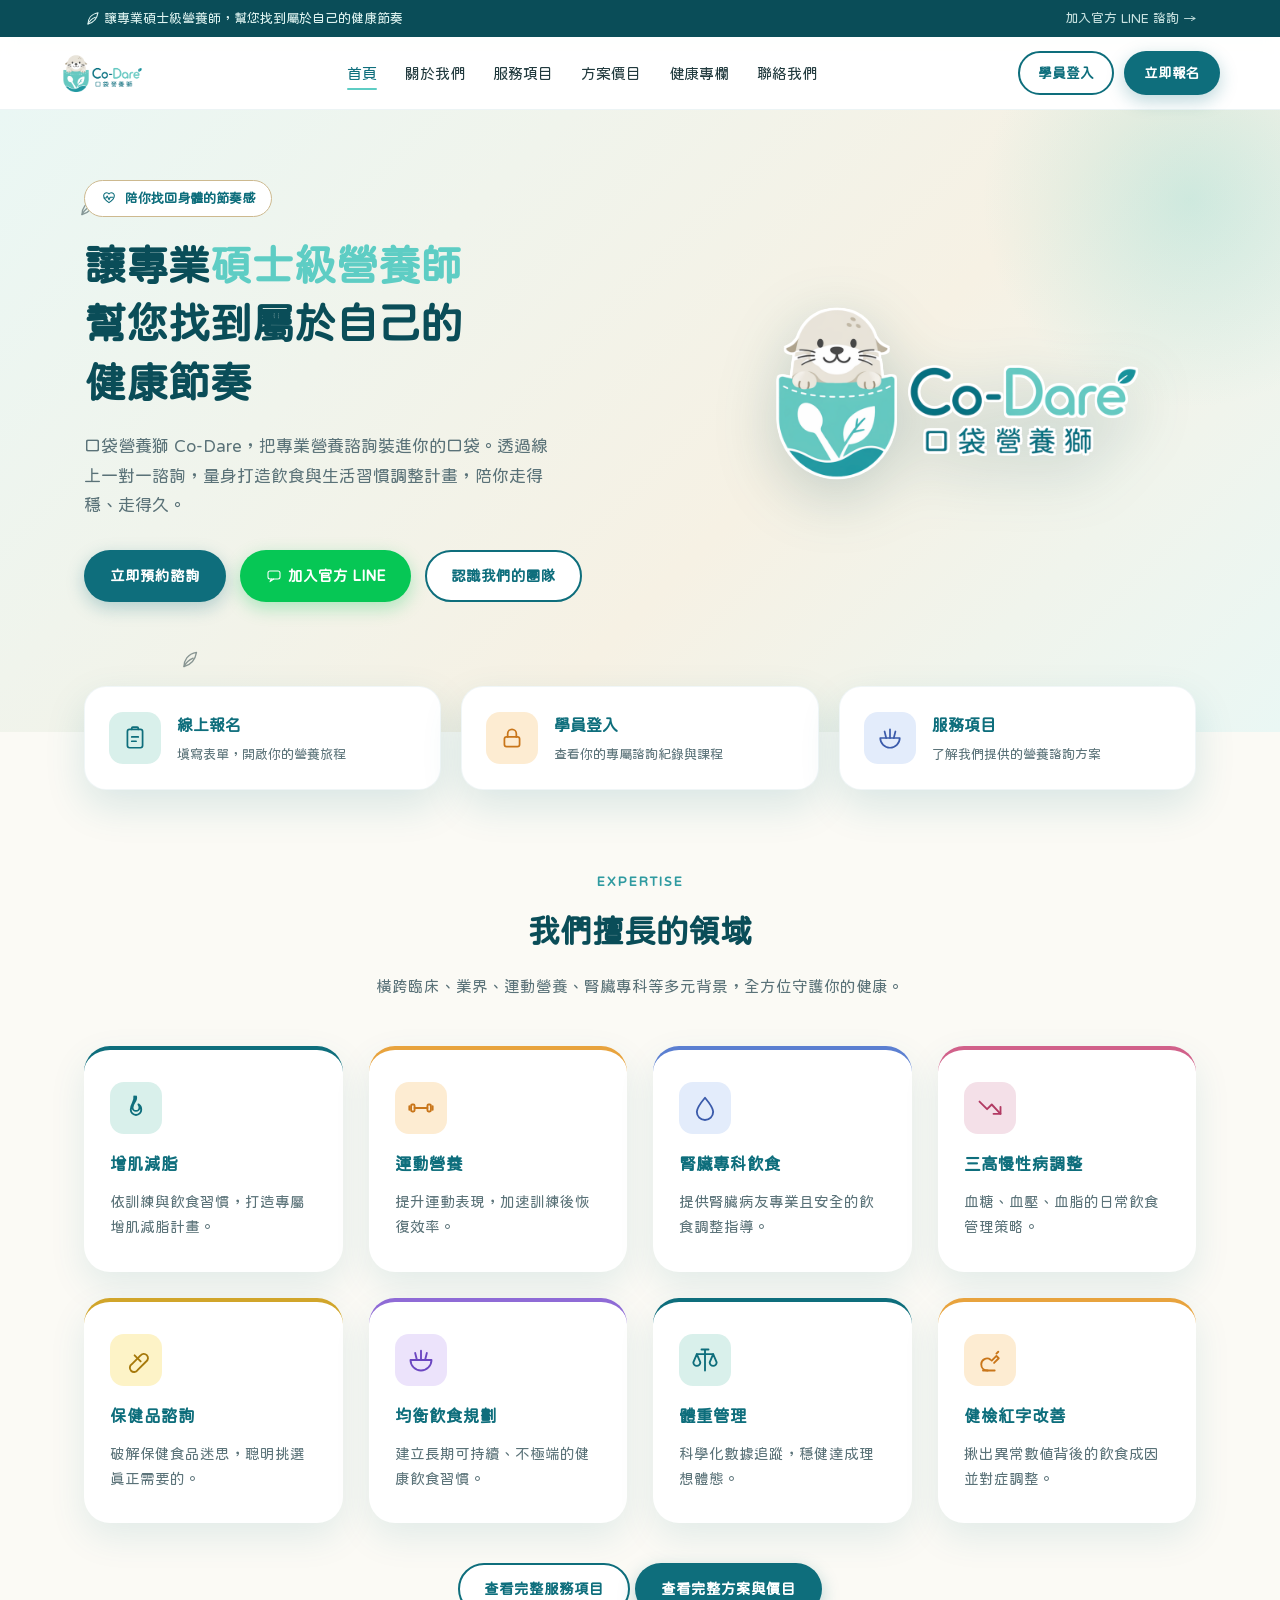
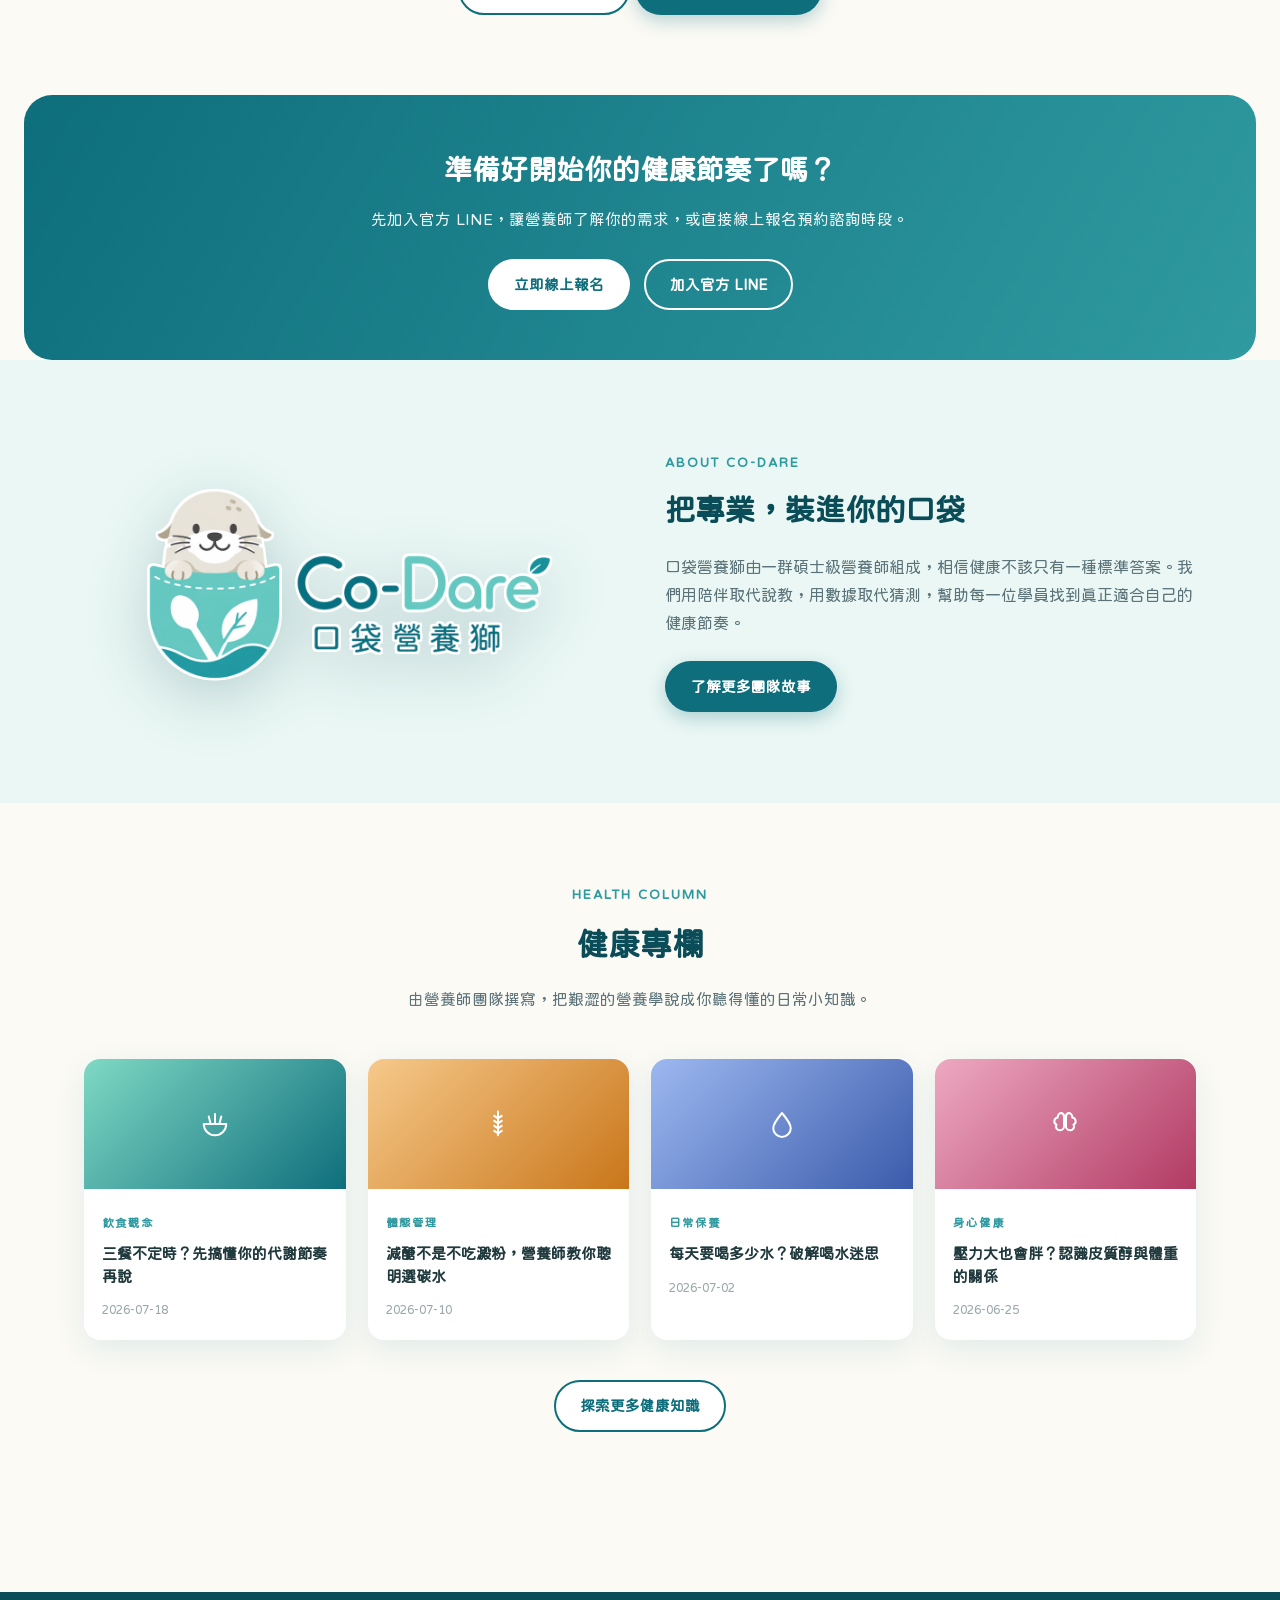
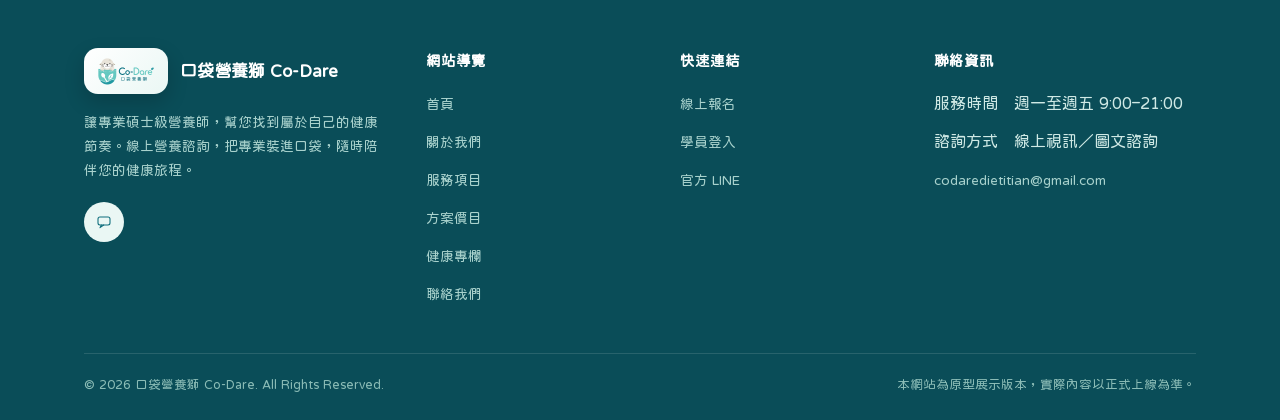
<file: index.html>
<!DOCTYPE html>
<html lang="zh-Hant">
<head>
<meta charset="UTF-8">
<meta name="viewport" content="width=device-width, initial-scale=1">
<title>口袋營養獅 Co-Dare｜線上碩士級營養諮詢</title>
<meta name="description" content="口袋營養獅 Co-Dare，讓專業碩士級營養師，幫您找到屬於自己的健康節奏。提供線上一對一營養諮詢、飲食調整、體態管理課程。">
<link rel="canonical" href="https://YOUR-DOMAIN.com/index.html">
<meta property="og:type" content="website">
<meta property="og:title" content="口袋營養獅 Co-Dare｜線上碩士級營養諮詢">
<meta property="og:description" content="口袋營養獅 Co-Dare，讓專業碩士級營養師，幫您找到屬於自己的健康節奏。提供線上一對一營養諮詢、飲食調整、體態管理課程。">
<meta property="og:url" content="https://YOUR-DOMAIN.com/index.html">
<meta property="og:image" content="https://YOUR-DOMAIN.com/assets/logo.png">
<meta property="og:site_name" content="口袋營養獅 Co-Dare">
<meta name="twitter:card" content="summary_large_image">
<meta name="twitter:title" content="口袋營養獅 Co-Dare｜線上碩士級營養諮詢">
<meta name="twitter:description" content="口袋營養獅 Co-Dare，讓專業碩士級營養師，幫您找到屬於自己的健康節奏。">
<meta name="twitter:image" content="https://YOUR-DOMAIN.com/assets/logo.png">
<link rel="icon" href="assets/logo.png">
<link rel="stylesheet" href="assets/style.css">
<script type="application/ld+json">
{
  "@context": "https://schema.org",
  "@type": "MedicalBusiness",
  "name": "口袋營養獅 Co-Dare",
  "alternateName": "Co-Dare",
  "description": "口袋營養獅 Co-Dare，讓專業碩士級營養師，幫您找到屬於自己的健康節奏。提供線上一對一營養諮詢、飲食調整、體態管理課程。",
  "url": "https://YOUR-DOMAIN.com/index.html",
  "logo": "https://YOUR-DOMAIN.com/assets/logo.png",
  "image": "https://YOUR-DOMAIN.com/assets/logo.png",
  "email": "codaredietitian@gmail.com",
  "sameAs": ["https://lin.ee/7PNqB3Y"],
  "priceRange": "$$"
}
</script>
</head>
<body>

<div class="intro-loader" id="intro-loader">
  <img src="assets/logo.png" alt="口袋營養獅 Co-Dare" class="intro-logo">
  <p class="intro-slogan">讓專業碩士級營養師，幫您找到屬於自己的健康節奏</p>
  <span class="intro-skip">點擊畫面略過動畫</span>
</div>

<div class="topbar">
  <div class="container">
    <span><span class="icon icon-sm" data-icon="leaf" style="vertical-align:-3px;margin-right:4px;"></span>讓專業碩士級營養師，幫您找到屬於自己的健康節奏</span>
    <div><a href="https://lin.ee/7PNqB3Y" target="_blank" rel="noopener">加入官方 LINE 諮詢 →</a></div>
  </div>
</div>

<header class="site-header">
  <div class="container nav-wrap">
    <a href="index.html" class="brand"><img src="assets/logo.png" alt="口袋營養獅 Co-Dare"></a>
    <nav class="main-nav">
      <ul>
        <li><a href="index.html" class="active">首頁</a></li>
        <li><a href="about.html">關於我們</a></li>
        <li><a href="services.html">服務項目</a></li>
        <li><a href="pricing.html">方案價目</a></li>
        <li><a href="articles.html">健康專欄</a></li>
        <li><a href="contact.html">聯絡我們</a></li>
      </ul>
    </nav>
    <div class="header-cta">
      <a href="https://codare2026.github.io/codare-client/" target="_blank" rel="noopener" class="btn btn-outline btn-sm"><span>學員登入</span></a>
      <a href="https://codare2026.github.io/codare-signup/" target="_blank" rel="noopener" class="btn btn-primary btn-sm"><span>立即報名</span></a>
    </div>
    <button class="menu-toggle" aria-label="開啟選單"><span class="icon" data-icon="menu"></span></button>
  </div>
</header>

<!-- Hero -->
<section class="hero" style="padding-bottom:130px;">
  <div class="container hero-grid">
    <div>
      <span class="hero-eyebrow"><span class="icon icon-sm" data-icon="heartpulse"></span> 陪你找回身體的節奏感</span>
      <h1>讓專業<span>碩士級營養師</span><br>幫您找到屬於自己的<br>健康節奏</h1>
      <p class="lead">口袋營養獅 Co-Dare，把專業營養諮詢裝進你的口袋。透過線上一對一諮詢，量身打造飲食與生活習慣調整計畫，陪你走得穩、走得久。</p>
      <div class="hero-cta">
        <a href="https://codare2026.github.io/codare-signup/" target="_blank" rel="noopener" class="btn btn-primary">立即預約諮詢</a>
        <a href="https://lin.ee/7PNqB3Y" target="_blank" rel="noopener" class="btn btn-line"><span class="icon icon-sm" data-icon="chat"></span> 加入官方 LINE</a>
        <a href="about.html" class="btn btn-outline">認識我們的團隊</a>
      </div>
    </div>
    <div class="hero-visual float-slow">
      <img src="assets/logo.png" alt="口袋營養獅吉祥物">
    </div>
  </div>
  <span class="deco-leaf float-slow" style="top:14%;left:6%;" data-icon="leaf"></span>
  <span class="deco-leaf float-slow2" style="bottom:10%;left:14%;" data-icon="leaf"></span>
</section>

<!-- Quick strip -->
<div class="quick-strip">
  <div class="container quick-cards">
    <a href="https://codare2026.github.io/codare-signup/" target="_blank" rel="noopener" class="quick-card">
      <div class="quick-icon"><span class="icon" data-icon="clipboard"></span></div>
      <div><h3>線上報名</h3><p>填寫表單，開啟你的營養旅程</p></div>
    </a>
    <a href="https://codare2026.github.io/codare-client/" target="_blank" rel="noopener" class="quick-card">
      <div class="quick-icon"><span class="icon" data-icon="lock"></span></div>
      <div><h3>學員登入</h3><p>查看你的專屬諮詢紀錄與課程</p></div>
    </a>
    <a href="services.html" class="quick-card">
      <div class="quick-icon"><span class="icon" data-icon="salad"></span></div>
      <div><h3>服務項目</h3><p>了解我們提供的營養諮詢方案</p></div>
    </a>
  </div>
</div>

<!-- Expertise -->
<section>
  <div class="container">
    <div class="section-head">
      <span class="section-tag">Expertise</span>
      <h2>我們擅長的領域</h2>
      <p>橫跨臨床、業界、運動營養、腎臟專科等多元背景，全方位守護你的健康。</p>
    </div>
    <div class="services-grid cols-4">
      <div class="service-card">
        <span class="icon" data-icon="flame"></span>
        <h3 style="font-size:16.5px;">增肌減脂</h3>
        <p>依訓練與飲食習慣，打造專屬增肌減脂計畫。</p>
      </div>
      <div class="service-card">
        <span class="icon" data-icon="dumbbell"></span>
        <h3 style="font-size:16.5px;">運動營養</h3>
        <p>提升運動表現，加速訓練後恢復效率。</p>
      </div>
      <div class="service-card">
        <span class="icon" data-icon="droplet"></span>
        <h3 style="font-size:16.5px;">腎臟專科飲食</h3>
        <p>提供腎臟病友專業且安全的飲食調整指導。</p>
      </div>
      <div class="service-card">
        <span class="icon" data-icon="trenddown"></span>
        <h3 style="font-size:16.5px;">三高慢性病調整</h3>
        <p>血糖、血壓、血脂的日常飲食管理策略。</p>
      </div>
      <div class="service-card">
        <span class="icon" data-icon="pill"></span>
        <h3 style="font-size:16.5px;">保健品諮詢</h3>
        <p>破解保健食品迷思，聰明挑選真正需要的。</p>
      </div>
      <div class="service-card">
        <span class="icon" data-icon="salad"></span>
        <h3 style="font-size:16.5px;">均衡飲食規劃</h3>
        <p>建立長期可持續、不極端的健康飲食習慣。</p>
      </div>
      <div class="service-card">
        <span class="icon" data-icon="scale"></span>
        <h3 style="font-size:16.5px;">體重管理</h3>
        <p>科學化數據追蹤，穩健達成理想體態。</p>
      </div>
      <div class="service-card">
        <span class="icon" data-icon="microscope"></span>
        <h3 style="font-size:16.5px;">健檢紅字改善</h3>
        <p>揪出異常數值背後的飲食成因並對症調整。</p>
      </div>
    </div>
    <div style="text-align:center;margin-top:40px;">
      <a href="services.html" class="btn btn-outline">查看完整服務項目</a>
      <a href="pricing.html" class="btn btn-primary">查看完整方案與價目</a>
    </div>
  </div>
</section>

<!-- CTA band -->
<div class="cta-band">
  <h2>準備好開始你的健康節奏了嗎？</h2>
  <p>先加入官方 LINE，讓營養師了解你的需求，或直接線上報名預約諮詢時段。</p>
  <div class="hero-cta">
    <a href="https://codare2026.github.io/codare-signup/" target="_blank" rel="noopener" class="btn" style="background:#fff;color:var(--teal-dark);">立即線上報名</a>
    <a href="https://lin.ee/7PNqB3Y" target="_blank" rel="noopener" class="btn btn-outline">加入官方 LINE</a>
  </div>
</div>

<!-- About preview -->
<section class="bg-mint">
  <div class="container split">
    <div class="hero-visual float-slow2">
      <img src="assets/logo.png" alt="口袋營養獅團隊">
    </div>
    <div>
      <span class="section-tag">About Co-Dare</span>
      <h2 style="font-size:30px;font-weight:900;color:var(--teal-deep);margin-bottom:16px;">把專業，裝進你的口袋</h2>
      <p style="color:var(--text-soft);margin-bottom:24px;">口袋營養獅由一群碩士級營養師組成，相信健康不該只有一種標準答案。我們用陪伴取代說教，用數據取代猜測，幫助每一位學員找到真正適合自己的健康節奏。</p>
      <a href="about.html" class="btn btn-primary">了解更多團隊故事</a>
    </div>
  </div>
</section>

<!-- Articles preview -->
<section>
  <div class="container">
    <div class="section-head">
      <span class="section-tag">Health Column</span>
      <h2>健康專欄</h2>
      <p>由營養師團隊撰寫，把艱澀的營養學說成你聽得懂的日常小知識。</p>
    </div>
    <div class="articles-grid">
      <a href="article.html?slug=tcm-metabolism-rhythm" class="article-card">
        <div class="article-thumb"><span class="icon icon-lg" data-icon="salad"></span></div>
        <div class="article-body">
          <span class="article-tag">飲食觀念</span>
          <h3>三餐不定時？先搞懂你的代謝節奏再說</h3>
          <span class="article-date">2026-07-18</span>
        </div>
      </a>
      <a href="article.html?slug=smart-carb-choice" class="article-card">
        <div class="article-thumb"><span class="icon icon-lg" data-icon="wheat"></span></div>
        <div class="article-body">
          <span class="article-tag">體態管理</span>
          <h3>減醣不是不吃澱粉，營養師教你聰明選碳水</h3>
          <span class="article-date">2026-07-10</span>
        </div>
      </a>
      <a href="article.html?slug=how-much-water-daily" class="article-card">
        <div class="article-thumb"><span class="icon icon-lg" data-icon="droplet"></span></div>
        <div class="article-body">
          <span class="article-tag">日常保養</span>
          <h3>每天要喝多少水？破解喝水迷思</h3>
          <span class="article-date">2026-07-02</span>
        </div>
      </a>
      <a href="article.html?slug=cortisol-and-weight" class="article-card">
        <div class="article-thumb"><span class="icon icon-lg" data-icon="brain"></span></div>
        <div class="article-body">
          <span class="article-tag">身心健康</span>
          <h3>壓力大也會胖？認識皮質醇與體重的關係</h3>
          <span class="article-date">2026-06-25</span>
        </div>
      </a>
    </div>
    <div style="text-align:center;margin-top:40px;">
      <a href="articles.html" class="btn btn-outline">探索更多健康知識</a>
    </div>
  </div>
</section>

<footer class="site-footer">
  <div class="container">
    <div class="footer-grid">
      <div>
        <div class="footer-brand">
          <span class="logo-chip"><img src="assets/logo.png" alt="口袋營養獅"></span>
          <span>口袋營養獅 Co-Dare</span>
        </div>
        <p>讓專業碩士級營養師，幫您找到屬於自己的健康節奏。線上營養諮詢，把專業裝進口袋，隨時陪伴您的健康旅程。</p>
        <div class="social-row">
          <a href="https://lin.ee/7PNqB3Y" target="_blank" rel="noopener" title="LINE"><span class="icon icon-sm" data-icon="chat"></span></a>
        </div>
      </div>
      <div>
        <h4>網站導覽</h4>
        <ul>
          <li><a href="index.html">首頁</a></li>
          <li><a href="about.html">關於我們</a></li>
          <li><a href="services.html">服務項目</a></li>
          <li><a href="pricing.html">方案價目</a></li>
          <li><a href="articles.html">健康專欄</a></li>
          <li><a href="contact.html">聯絡我們</a></li>
        </ul>
      </div>
      <div>
        <h4>快速連結</h4>
        <ul>
          <li><a href="https://codare2026.github.io/codare-signup/" target="_blank" rel="noopener">線上報名</a></li>
          <li><a href="https://codare2026.github.io/codare-client/" target="_blank" rel="noopener">學員登入</a></li>
          <li><a href="https://lin.ee/7PNqB3Y" target="_blank" rel="noopener">官方 LINE</a></li>
        </ul>
      </div>
      <div>
        <h4>聯絡資訊</h4>
        <ul>
          <li>服務時間　週一至週五 9:00–21:00</li>
          <li>諮詢方式　線上視訊／圖文諮詢</li>
          <li><a href="mailto:codaredietitian@gmail.com">codaredietitian@gmail.com</a></li>
        </ul>
      </div>
    </div>
    <div class="footer-bottom">
      <span>© 2026 口袋營養獅 Co-Dare. All Rights Reserved.</span>
      <span>本網站為原型展示版本，實際內容以正式上線為準。</span>
    </div>
  </div>
</footer><script src="assets/icons.js"></script>
<script src="assets/script.js"></script>
<script>
(function () {
  var loader = document.getElementById('intro-loader');
  if (!loader) return;
  document.body.style.overflow = 'hidden';
  function hideLoader() {
    loader.classList.add('intro-hide');
    document.body.style.overflow = '';
    setTimeout(function () { loader.style.display = 'none'; }, 650);
  }
  loader.addEventListener('click', hideLoader);
  setTimeout(hideLoader, 2600);
})();
</script>
</body>
</html>
</file>
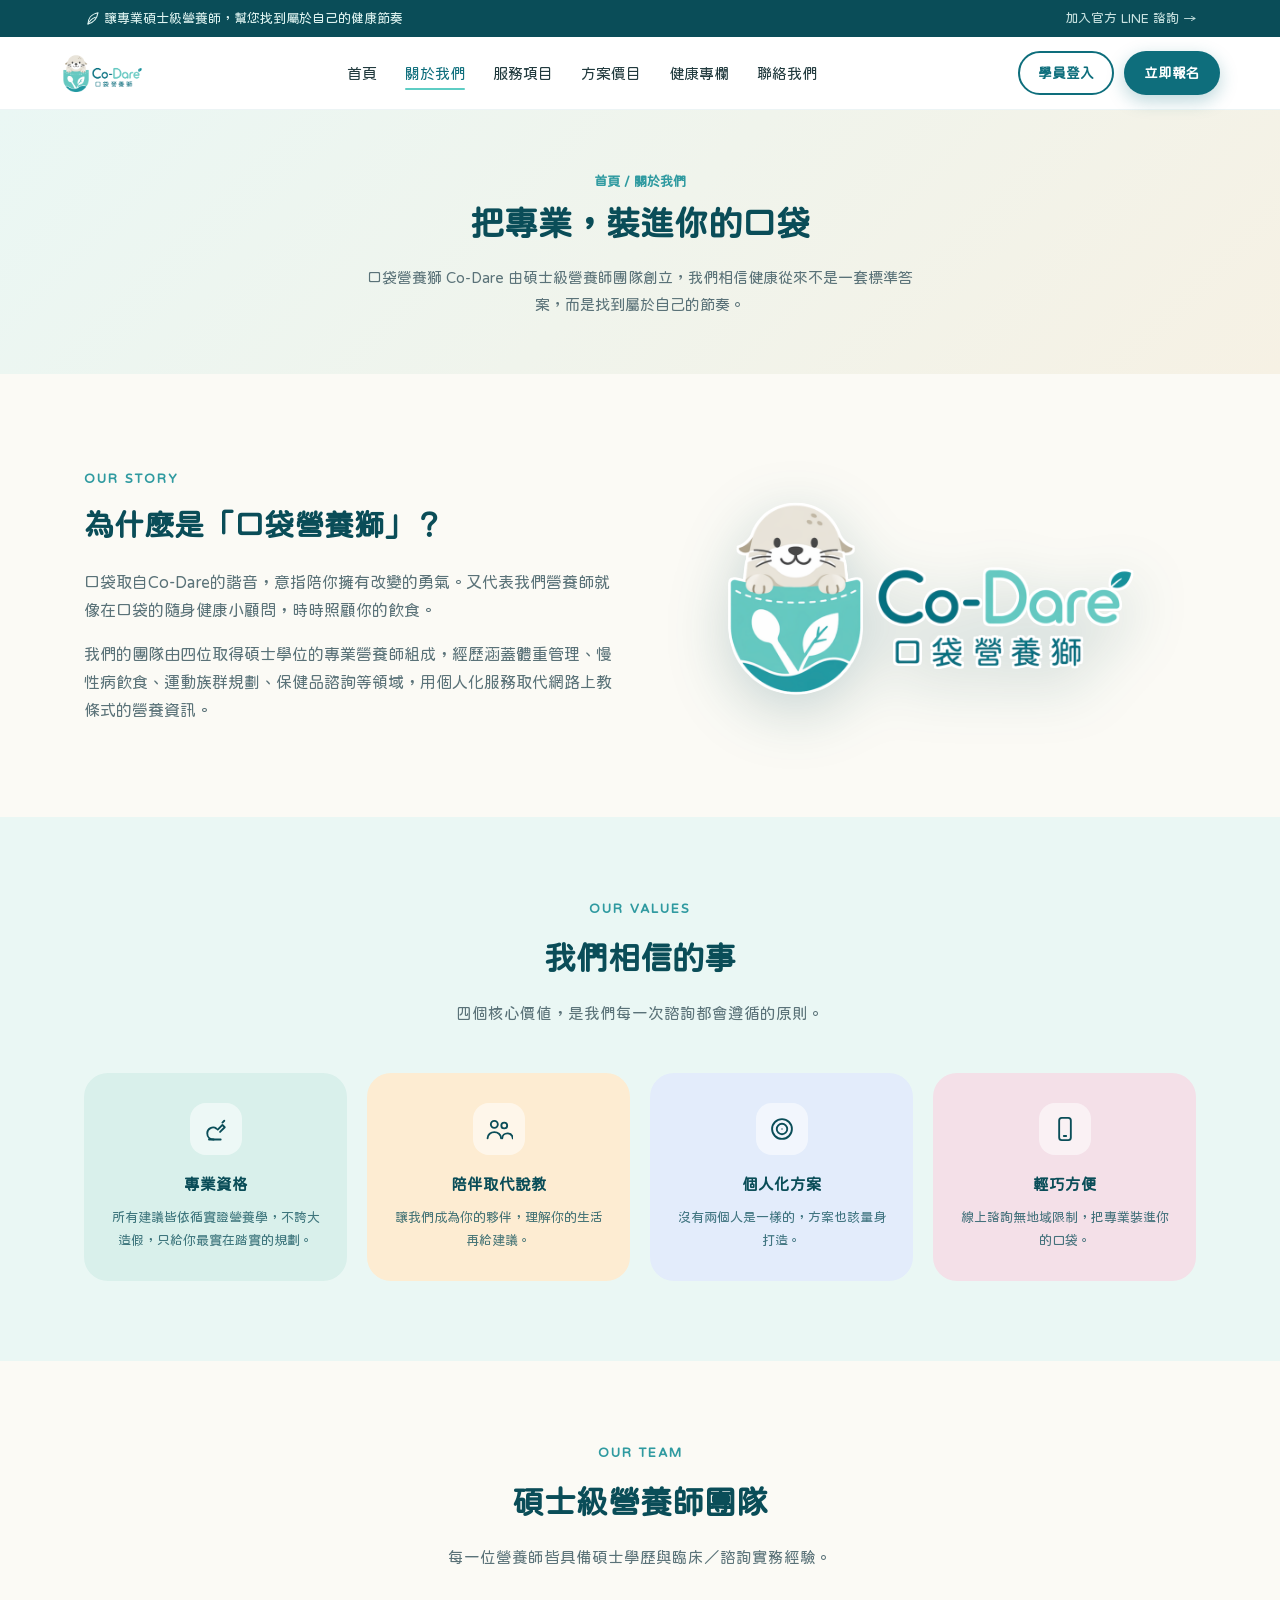
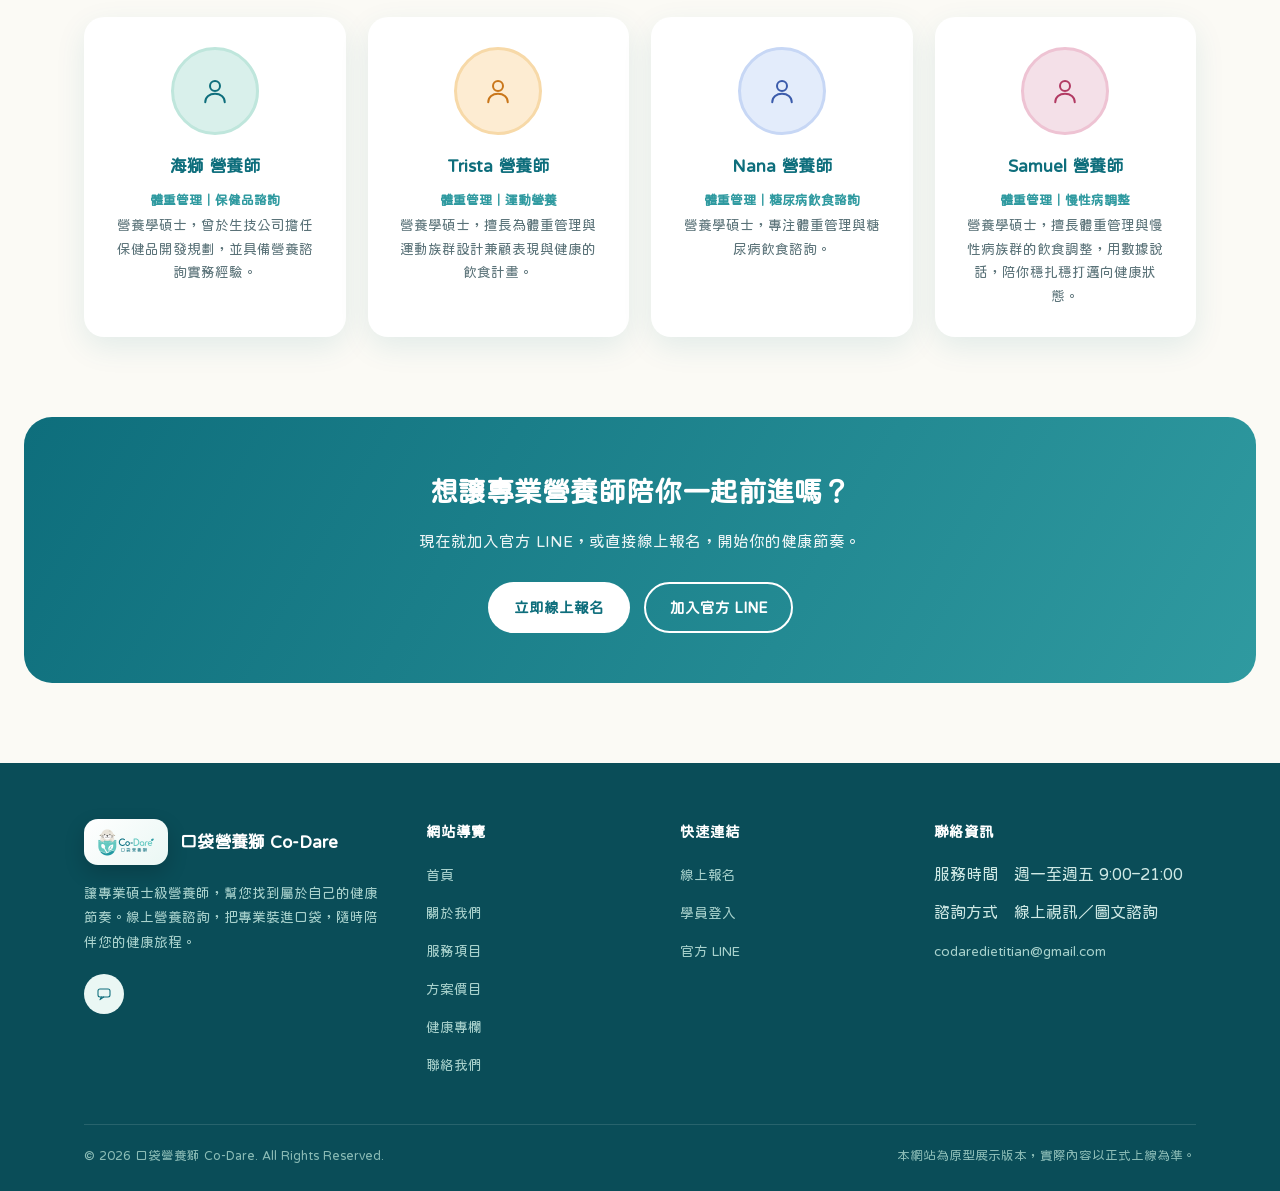
<file: about.html>
<!DOCTYPE html>
<html lang="zh-Hant">
<head>
<meta charset="UTF-8">
<meta name="viewport" content="width=device-width, initial-scale=1">
<title>關於我們｜口袋營養獅 Co-Dare</title>
<meta name="description" content="認識口袋營養獅團隊理念、碩士級營養師陣容與品牌故事。">
<link rel="canonical" href="https://YOUR-DOMAIN.com/about.html">
<meta property="og:type" content="website">
<meta property="og:title" content="關於我們｜口袋營養獅 Co-Dare">
<meta property="og:description" content="認識口袋營養獅團隊理念、碩士級營養師陣容與品牌故事。">
<meta property="og:url" content="https://YOUR-DOMAIN.com/about.html">
<meta property="og:image" content="https://YOUR-DOMAIN.com/assets/logo.png">
<meta property="og:site_name" content="口袋營養獅 Co-Dare">
<meta name="twitter:card" content="summary_large_image">
<meta name="twitter:title" content="關於我們｜口袋營養獅 Co-Dare">
<meta name="twitter:description" content="認識口袋營養獅團隊理念、碩士級營養師陣容與品牌故事。">
<meta name="twitter:image" content="https://YOUR-DOMAIN.com/assets/logo.png">
<link rel="icon" href="assets/logo.png">
<link rel="stylesheet" href="assets/style.css">
</head>
<body>

<div class="topbar">
  <div class="container">
    <span><span class="icon icon-sm" data-icon="leaf" style="vertical-align:-3px;margin-right:4px;"></span>讓專業碩士級營養師，幫您找到屬於自己的健康節奏</span>
    <div><a href="https://lin.ee/7PNqB3Y" target="_blank" rel="noopener">加入官方 LINE 諮詢 →</a></div>
  </div>
</div>

<header class="site-header">
  <div class="container nav-wrap">
    <a href="index.html" class="brand"><img src="assets/logo.png" alt="口袋營養獅 Co-Dare"></a>
    <nav class="main-nav">
      <ul>
        <li><a href="index.html">首頁</a></li>
        <li><a href="about.html" class="active">關於我們</a></li>
        <li><a href="services.html">服務項目</a></li>
        <li><a href="pricing.html">方案價目</a></li>
        <li><a href="articles.html">健康專欄</a></li>
        <li><a href="contact.html">聯絡我們</a></li>
      </ul>
    </nav>
    <div class="header-cta">
      <a href="https://codare2026.github.io/codare-client/" target="_blank" rel="noopener" class="btn btn-outline btn-sm"><span>學員登入</span></a>
      <a href="https://codare2026.github.io/codare-signup/" target="_blank" rel="noopener" class="btn btn-primary btn-sm"><span>立即報名</span></a>
    </div>
    <button class="menu-toggle" aria-label="開啟選單"><span class="icon" data-icon="menu"></span></button>
  </div>
</header>

<section class="page-hero">
  <div class="container">
    <span class="crumbs">首頁 / 關於我們</span>
    <h1>把專業，裝進你的口袋</h1>
    <p>口袋營養獅 Co-Dare 由碩士級營養師團隊創立，我們相信健康從來不是一套標準答案，而是找到屬於自己的節奏。</p>
  </div>
</section>

<section>
  <div class="container split">
    <div>
      <span class="section-tag">Our Story</span>
      <h2 style="font-size:30px;font-weight:900;color:var(--teal-deep);margin-bottom:16px;">為什麼是「口袋營養獅」？</h2>
      <p style="color:var(--text-soft);margin-bottom:16px;">口袋取自Co-Dare的諧音，意指陪你擁有改變的勇氣。又代表我們營養師就像在口袋的隨身健康小顧問，時時照顧你的飲食。</p>
      <p style="color:var(--text-soft);">我們的團隊由四位取得碩士學位的專業營養師組成，經歷涵蓋體重管理、慢性病飲食、運動族群規劃、保健品諮詢等領域，用個人化服務取代網路上教條式的營養資訊。</p>
    </div>
    <div class="hero-visual float-slow">
      <img src="assets/logo.png" alt="口袋營養獅品牌故事">
    </div>
  </div>
</section>

<section class="bg-mint">
  <div class="container">
    <div class="section-head">
      <span class="section-tag">Our Values</span>
      <h2>我們相信的事</h2>
      <p>四個核心價值，是我們每一次諮詢都會遵循的原則。</p>
    </div>
    <div class="value-grid">
      <div class="value-card tone-1">
        <span class="icon" data-icon="microscope"></span>
        <h3>專業資格</h3>
        <p>所有建議皆依循實證營養學，不誇大造假，只給你最實在踏實的規劃。</p>
      </div>
      <div class="value-card tone-2">
        <span class="icon" data-icon="users"></span>
        <h3>陪伴取代說教</h3>
        <p>讓我們成為你的夥伴，理解你的生活再給建議。</p>
      </div>
      <div class="value-card tone-3">
        <span class="icon" data-icon="target"></span>
        <h3>個人化方案</h3>
        <p>沒有兩個人是一樣的，方案也該量身打造。</p>
      </div>
      <div class="value-card tone-4">
        <span class="icon" data-icon="phone"></span>
        <h3>輕巧方便</h3>
        <p>線上諮詢無地域限制，把專業裝進你的口袋。</p>
      </div>
    </div>
  </div>
</section>

<section>
  <div class="container">
    <div class="section-head">
      <span class="section-tag">Our Team</span>
      <h2>碩士級營養師團隊</h2>
      <p>每一位營養師皆具備碩士學歷與臨床／諮詢實務經驗。</p>
    </div>
    <div class="team-grid">
      <div class="team-card">
        <div class="team-avatar"><span class="icon icon-lg" data-icon="user"></span></div>
        <h3>海獅 營養師</h3>
        <span class="team-role">體重管理｜保健品諮詢</span>
        <p>營養學碩士，曾於生技公司擔任保健品開發規劃，並具備營養諮詢實務經驗。</p>
      </div>
      <div class="team-card">
        <div class="team-avatar"><span class="icon icon-lg" data-icon="user"></span></div>
        <h3>Trista 營養師</h3>
        <span class="team-role">體重管理｜運動營養</span>
        <p>營養學碩士，擅長為體重管理與運動族群設計兼顧表現與健康的飲食計畫。</p>
      </div>
      <div class="team-card">
        <div class="team-avatar"><span class="icon icon-lg" data-icon="user"></span></div>
        <h3>Nana 營養師</h3>
        <span class="team-role">體重管理｜糖尿病飲食諮詢</span>
        <p>營養學碩士，專注體重管理與糖尿病飲食諮詢。</p>
      </div>
      <div class="team-card">
        <div class="team-avatar"><span class="icon icon-lg" data-icon="user"></span></div>
        <h3>Samuel 營養師</h3>
        <span class="team-role">體重管理｜慢性病調整</span>
        <p>營養學碩士，擅長體重管理與慢性病族群的飲食調整，用數據說話，陪你穩扎穩打邁向健康狀態。</p>
      </div>
    </div>
  </div>
</section>

<div class="cta-band">
  <h2>想讓專業營養師陪你一起前進嗎？</h2>
  <p>現在就加入官方 LINE，或直接線上報名，開始你的健康節奏。</p>
  <div class="hero-cta">
    <a href="https://codare2026.github.io/codare-signup/" target="_blank" rel="noopener" class="btn" style="background:#fff;color:var(--teal-dark);">立即線上報名</a>
    <a href="https://lin.ee/7PNqB3Y" target="_blank" rel="noopener" class="btn btn-outline">加入官方 LINE</a>
  </div>
</div>

<footer class="site-footer">
  <div class="container">
    <div class="footer-grid">
      <div>
        <div class="footer-brand">
          <span class="logo-chip"><img src="assets/logo.png" alt="口袋營養獅"></span>
          <span>口袋營養獅 Co-Dare</span>
        </div>
        <p>讓專業碩士級營養師，幫您找到屬於自己的健康節奏。線上營養諮詢，把專業裝進口袋，隨時陪伴您的健康旅程。</p>
        <div class="social-row">
          <a href="https://lin.ee/7PNqB3Y" target="_blank" rel="noopener" title="LINE"><span class="icon icon-sm" data-icon="chat"></span></a>
        </div>
      </div>
      <div>
        <h4>網站導覽</h4>
        <ul>
          <li><a href="index.html">首頁</a></li>
          <li><a href="about.html">關於我們</a></li>
          <li><a href="services.html">服務項目</a></li>
          <li><a href="pricing.html">方案價目</a></li>
          <li><a href="articles.html">健康專欄</a></li>
          <li><a href="contact.html">聯絡我們</a></li>
        </ul>
      </div>
      <div>
        <h4>快速連結</h4>
        <ul>
          <li><a href="https://codare2026.github.io/codare-signup/" target="_blank" rel="noopener">線上報名</a></li>
          <li><a href="https://codare2026.github.io/codare-client/" target="_blank" rel="noopener">學員登入</a></li>
          <li><a href="https://lin.ee/7PNqB3Y" target="_blank" rel="noopener">官方 LINE</a></li>
        </ul>
      </div>
      <div>
        <h4>聯絡資訊</h4>
        <ul>
          <li>服務時間　週一至週五 9:00–21:00</li>
          <li>諮詢方式　線上視訊／圖文諮詢</li>
          <li><a href="mailto:codaredietitian@gmail.com">codaredietitian@gmail.com</a></li>
        </ul>
      </div>
    </div>
    <div class="footer-bottom">
      <span>© 2026 口袋營養獅 Co-Dare. All Rights Reserved.</span>
      <span>本網站為原型展示版本，實際內容以正式上線為準。</span>
    </div>
  </div>
</footer><script src="assets/icons.js"></script>
<script src="assets/script.js"></script>
</body>
</html>
</file>
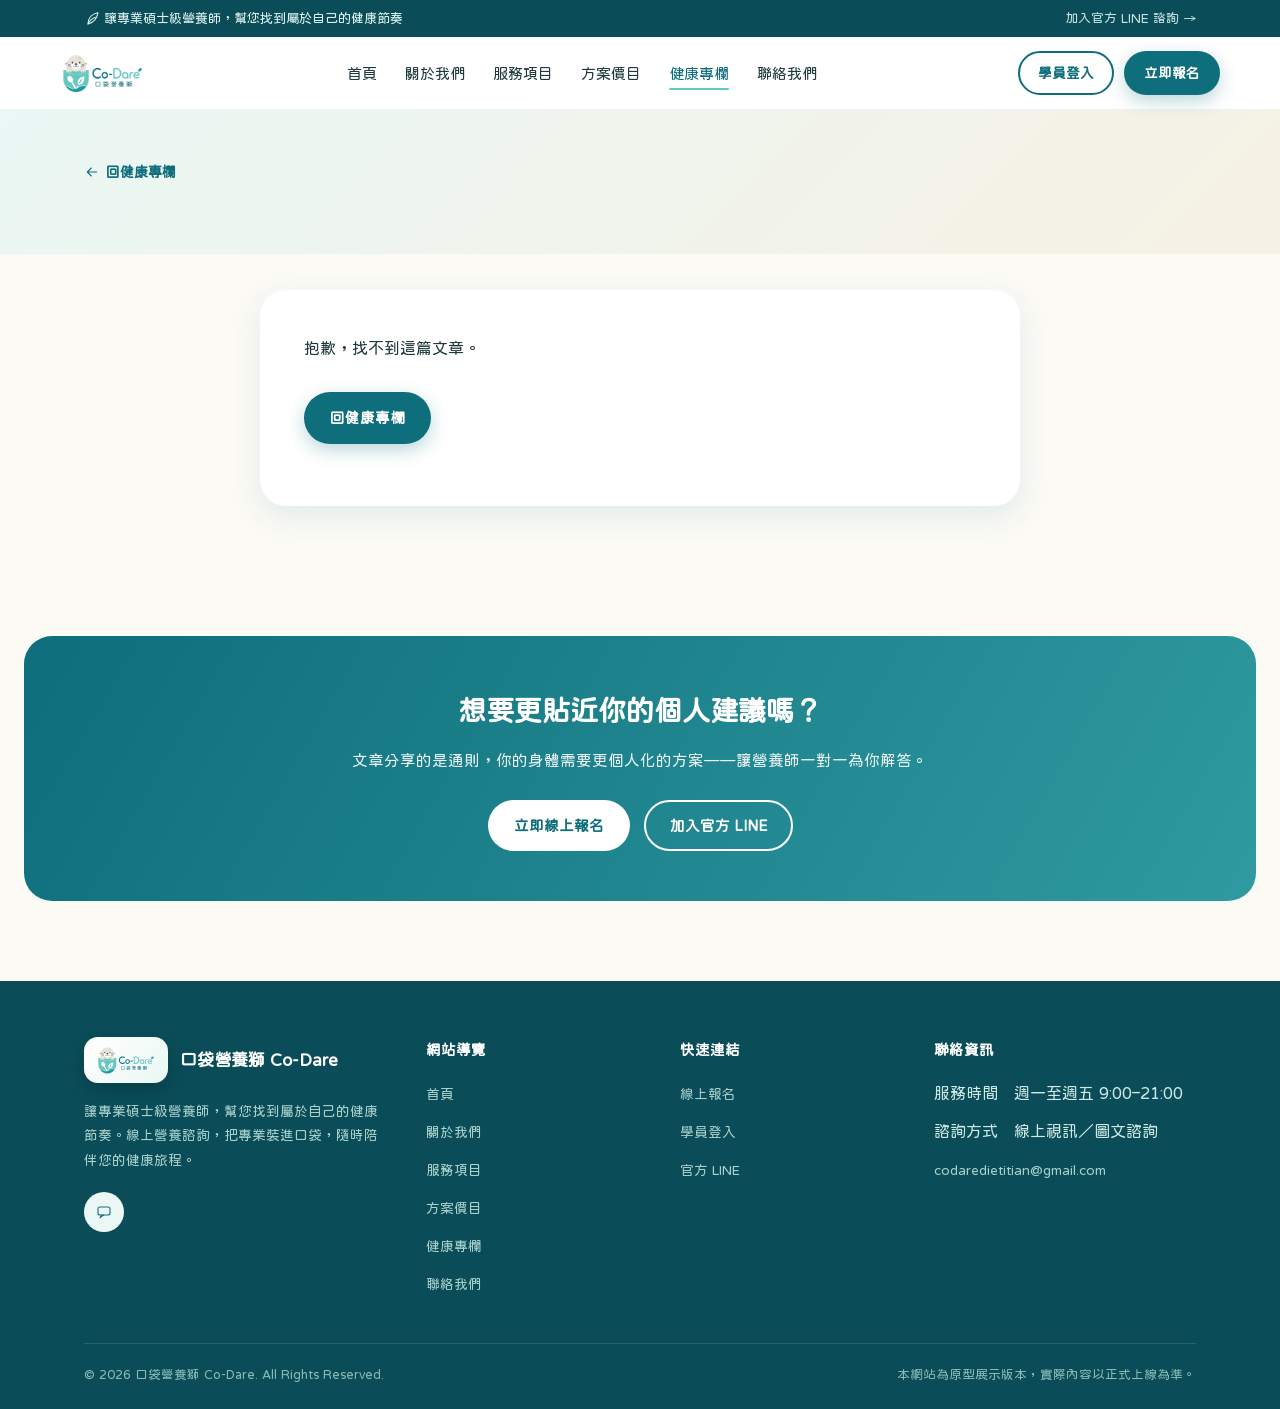
<file: article.html>
<!DOCTYPE html>
<html lang="zh-Hant">
<head>
<meta charset="UTF-8">
<meta name="viewport" content="width=device-width, initial-scale=1">
<title id="page-title">健康專欄｜口袋營養獅 Co-Dare</title>
<meta name="description" id="page-desc" content="口袋營養獅健康專欄文章。">
<link rel="canonical" id="page-canonical" href="https://YOUR-DOMAIN.com/article.html">
<meta property="og:type" content="article">
<meta property="og:title" id="og-title" content="健康專欄｜口袋營養獅 Co-Dare">
<meta property="og:description" id="og-desc" content="口袋營養獅健康專欄文章。">
<meta property="og:url" id="og-url" content="https://YOUR-DOMAIN.com/article.html">
<meta property="og:image" content="https://YOUR-DOMAIN.com/assets/logo.png">
<meta property="og:site_name" content="口袋營養獅 Co-Dare">
<meta name="twitter:card" content="summary_large_image">
<meta name="twitter:title" id="tw-title" content="健康專欄｜口袋營養獅 Co-Dare">
<meta name="twitter:description" id="tw-desc" content="口袋營養獅健康專欄文章。">
<meta name="twitter:image" content="https://YOUR-DOMAIN.com/assets/logo.png">
<link rel="icon" href="assets/logo.png">
<link rel="stylesheet" href="assets/style.css">
</head>
<body>

<div class="topbar">
  <div class="container">
    <span><span class="icon icon-sm" data-icon="leaf" style="vertical-align:-3px;margin-right:4px;"></span>讓專業碩士級營養師，幫您找到屬於自己的健康節奏</span>
    <div><a href="https://lin.ee/7PNqB3Y" target="_blank" rel="noopener">加入官方 LINE 諮詢 →</a></div>
  </div>
</div>

<header class="site-header">
  <div class="container nav-wrap">
    <a href="index.html" class="brand"><img src="assets/logo.png" alt="口袋營養獅 Co-Dare"></a>
    <nav class="main-nav">
      <ul>
        <li><a href="index.html">首頁</a></li>
        <li><a href="about.html">關於我們</a></li>
        <li><a href="services.html">服務項目</a></li>
        <li><a href="pricing.html">方案價目</a></li>
        <li><a href="articles.html" class="active">健康專欄</a></li>
        <li><a href="contact.html">聯絡我們</a></li>
      </ul>
    </nav>
    <div class="header-cta">
      <a href="https://codare2026.github.io/codare-client/" target="_blank" rel="noopener" class="btn btn-outline btn-sm"><span>學員登入</span></a>
      <a href="https://codare2026.github.io/codare-signup/" target="_blank" rel="noopener" class="btn btn-primary btn-sm"><span>立即報名</span></a>
    </div>
    <button class="menu-toggle" aria-label="開啟選單"><span class="icon" data-icon="menu"></span></button>
  </div>
</header>

<section class="article-hero">
  <div class="container">
    <a href="articles.html" class="back-link"><span class="icon icon-sm" data-icon="arrowleft"></span> 回健康專欄</a>
  </div>
</section>

<section style="padding-top:36px;">
  <div class="container">
    <div class="article-content" id="article-root">
      <p>文章載入中…</p>
    </div>

    <div class="related-articles" id="related-root"></div>
  </div>
</section>

<div class="cta-band">
  <h2>想要更貼近你的個人建議嗎？</h2>
  <p>文章分享的是通則，你的身體需要更個人化的方案——讓營養師一對一為你解答。</p>
  <div class="hero-cta">
    <a href="https://codare2026.github.io/codare-signup/" target="_blank" rel="noopener" class="btn" style="background:#fff;color:var(--teal-dark);">立即線上報名</a>
    <a href="https://lin.ee/7PNqB3Y" target="_blank" rel="noopener" class="btn btn-outline">加入官方 LINE</a>
  </div>
</div>

<footer class="site-footer">
  <div class="container">
    <div class="footer-grid">
      <div>
        <div class="footer-brand">
          <span class="logo-chip"><img src="assets/logo.png" alt="口袋營養獅"></span>
          <span>口袋營養獅 Co-Dare</span>
        </div>
        <p>讓專業碩士級營養師，幫您找到屬於自己的健康節奏。線上營養諮詢，把專業裝進口袋，隨時陪伴您的健康旅程。</p>
        <div class="social-row">
          <a href="https://lin.ee/7PNqB3Y" target="_blank" rel="noopener" title="LINE"><span class="icon icon-sm" data-icon="chat"></span></a>
        </div>
      </div>
      <div>
        <h4>網站導覽</h4>
        <ul>
          <li><a href="index.html">首頁</a></li>
          <li><a href="about.html">關於我們</a></li>
          <li><a href="services.html">服務項目</a></li>
          <li><a href="pricing.html">方案價目</a></li>
          <li><a href="articles.html">健康專欄</a></li>
          <li><a href="contact.html">聯絡我們</a></li>
        </ul>
      </div>
      <div>
        <h4>快速連結</h4>
        <ul>
          <li><a href="https://codare2026.github.io/codare-signup/" target="_blank" rel="noopener">線上報名</a></li>
          <li><a href="https://codare2026.github.io/codare-client/" target="_blank" rel="noopener">學員登入</a></li>
          <li><a href="https://lin.ee/7PNqB3Y" target="_blank" rel="noopener">官方 LINE</a></li>
        </ul>
      </div>
      <div>
        <h4>聯絡資訊</h4>
        <ul>
          <li>服務時間　週一至週五 9:00–21:00</li>
          <li>諮詢方式　線上視訊／圖文諮詢</li>
          <li><a href="mailto:codaredietitian@gmail.com">codaredietitian@gmail.com</a></li>
        </ul>
      </div>
    </div>
    <div class="footer-bottom">
      <span>© 2026 口袋營養獅 Co-Dare. All Rights Reserved.</span>
      <span>本網站為原型展示版本，實際內容以正式上線為準。</span>
    </div>
  </div>
</footer><script src="assets/icons.js"></script>
<script src="assets/script.js"></script>
<script src="assets/articles-data.js"></script>
<script>
(function () {
  var params = new URLSearchParams(window.location.search);
  var slug = params.get('slug');
  var article = slug ? getArticleBySlug(slug) : null;
  var root = document.getElementById('article-root');
  var relatedRoot = document.getElementById('related-root');

  if (!article) {
    root.innerHTML = '<p>抱歉，找不到這篇文章。</p><p><a href="articles.html" class="btn btn-primary" style="margin-top:12px;display:inline-flex;">回健康專欄</a></p>';
    return;
  }

  var fullTitle = article.title + '｜口袋營養獅 Co-Dare';
  var desc = article.excerpt || article.title;
  var pageUrl = 'https://YOUR-DOMAIN.com/article.html?slug=' + article.slug;

  document.getElementById('page-title').textContent = fullTitle;
  document.getElementById('page-desc').setAttribute('content', desc);
  document.getElementById('page-canonical').setAttribute('href', pageUrl);
  document.getElementById('og-title').setAttribute('content', fullTitle);
  document.getElementById('og-desc').setAttribute('content', desc);
  document.getElementById('og-url').setAttribute('content', pageUrl);
  document.getElementById('tw-title').setAttribute('content', fullTitle);
  document.getElementById('tw-desc').setAttribute('content', desc);

  // 結構化資料 Article schema，幫助搜尋引擎理解文章內容
  var ld = document.createElement('script');
  ld.type = 'application/ld+json';
  ld.textContent = JSON.stringify({
    "@context": "https://schema.org",
    "@type": "Article",
    "headline": article.title,
    "description": desc,
    "datePublished": article.date,
    "author": { "@type": "Organization", "name": "口袋營養獅 Co-Dare" },
    "publisher": { "@type": "Organization", "name": "口袋營養獅 Co-Dare" },
    "mainEntityOfPage": pageUrl
  });
  document.head.appendChild(ld);

  var bodyHtml = '<span class="meta">' + article.tag + '　·　' + article.date + '</span>';
  bodyHtml += '<h1>' + article.title + '</h1>';
  article.content.forEach(function (block) {
    if (block.indexOf('## ') === 0) {
      bodyHtml += '<h2>' + block.slice(3) + '</h2>';
    } else {
      bodyHtml += '<p>' + block + '</p>';
    }
  });
  root.innerHTML = bodyHtml;

  // 相關文章（同分類，排除自己，最多 3 篇）
  var related = ARTICLES.filter(function (a) {
    return a.slug !== article.slug && a.tag === article.tag;
  }).slice(0, 3);
  if (related.length === 0) {
    related = ARTICLES.filter(function (a) { return a.slug !== article.slug; }).slice(0, 3);
  }
  if (related.length) {
    var html = '<div class="section-head" style="margin-bottom:26px;"><span class="section-tag">More to read</span><h2 style="font-size:24px;">你可能也想看</h2></div><div class="articles-grid">';
    related.forEach(function (a) {
      html += '<a href="article.html?slug=' + a.slug + '" class="article-card">' +
        '<div class="article-thumb"><span class="icon icon-lg" data-icon="' + a.icon + '"></span></div>' +
        '<div class="article-body"><span class="article-tag">' + a.tag + '</span>' +
        '<h3>' + a.title + '</h3>' +
        '<span class="article-date">' + a.date + '</span></div></a>';
    });
    html += '</div>';
    relatedRoot.innerHTML = html;
    renderIcons(relatedRoot);
  }
})();
</script>
</body>
</html>
</file>
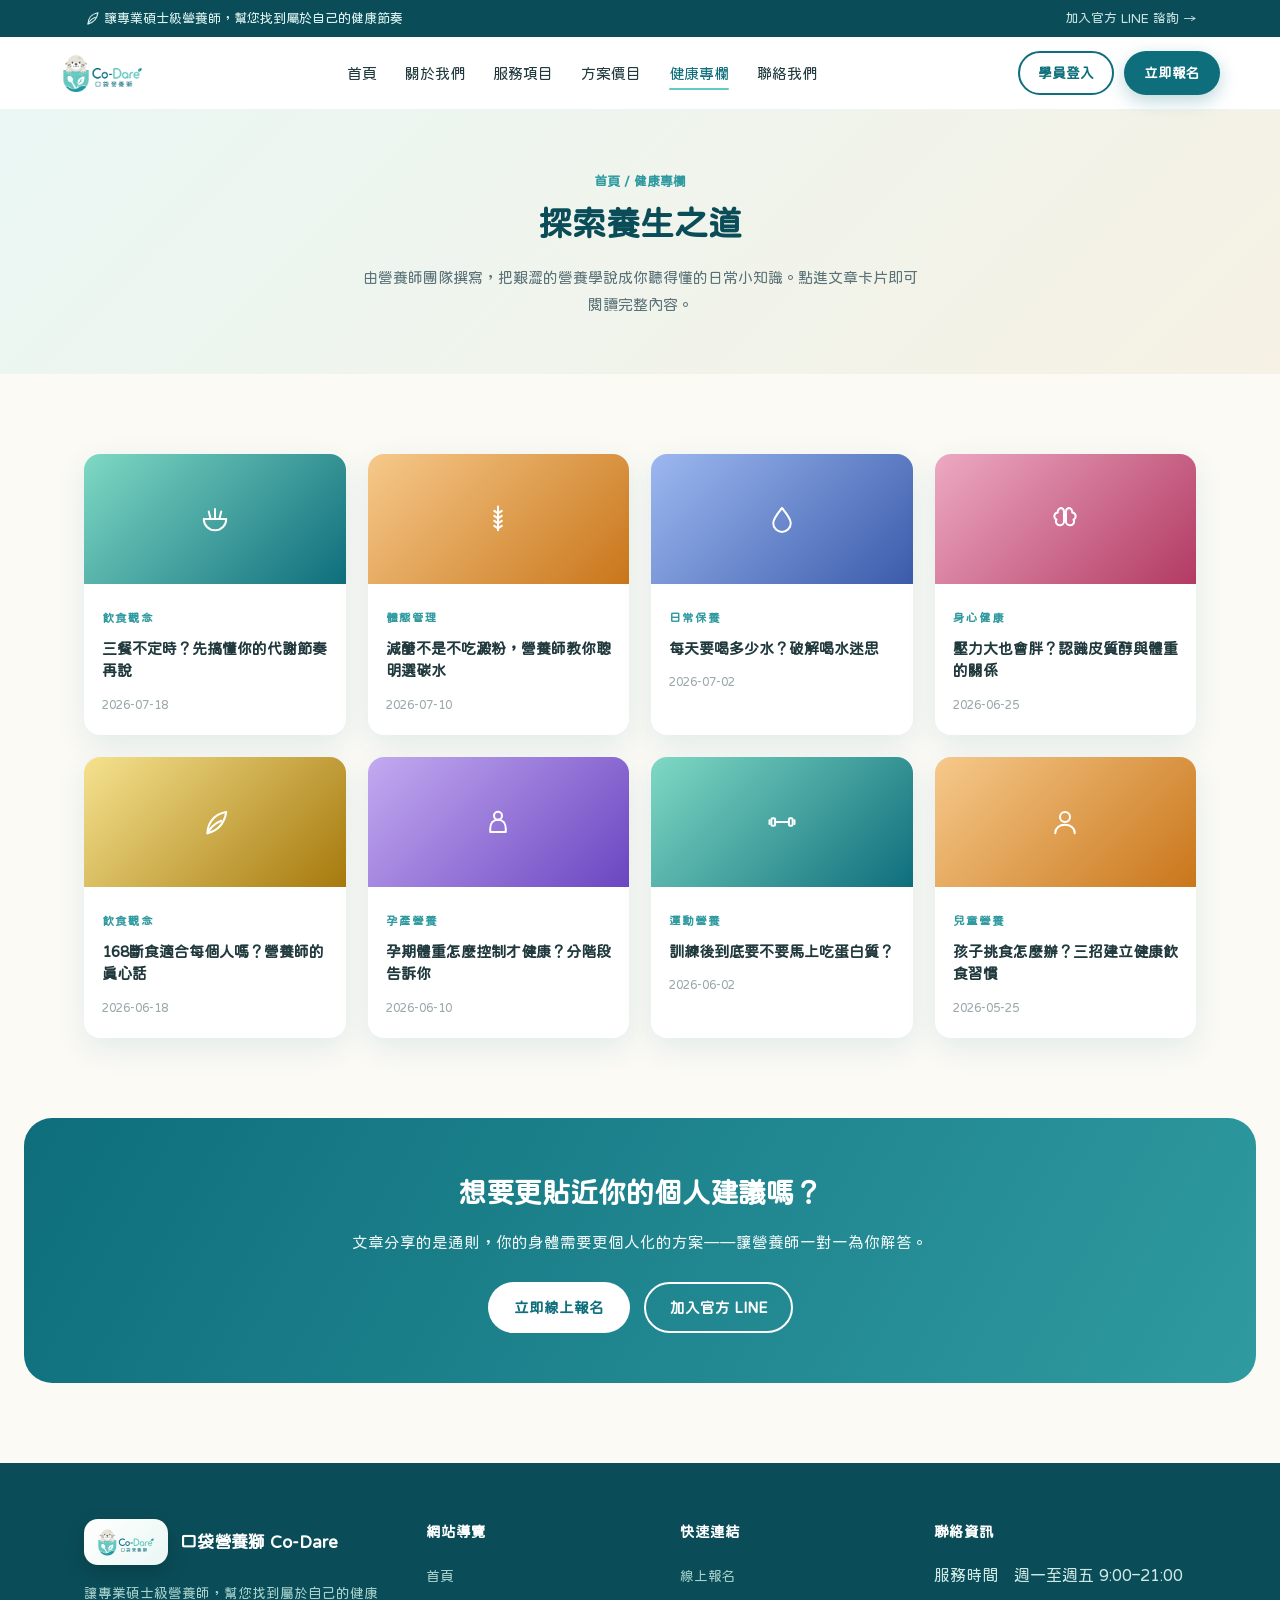
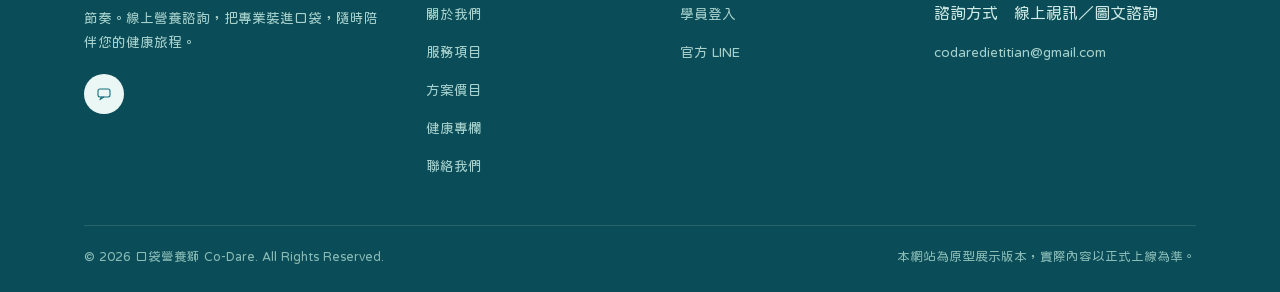
<file: articles.html>
<!DOCTYPE html>
<html lang="zh-Hant">
<head>
<meta charset="UTF-8">
<meta name="viewport" content="width=device-width, initial-scale=1">
<title>健康專欄｜口袋營養獅 Co-Dare</title>
<meta name="description" content="口袋營養獅健康專欄，由碩士級營養師團隊撰寫，分享飲食觀念、體態管理與日常保養知識。">
<link rel="canonical" href="https://YOUR-DOMAIN.com/articles.html">
<meta property="og:type" content="website">
<meta property="og:title" content="健康專欄｜口袋營養獅 Co-Dare">
<meta property="og:description" content="口袋營養獅健康專欄，由碩士級營養師團隊撰寫，分享飲食觀念、體態管理與日常保養知識。">
<meta property="og:url" content="https://YOUR-DOMAIN.com/articles.html">
<meta property="og:image" content="https://YOUR-DOMAIN.com/assets/logo.png">
<meta property="og:site_name" content="口袋營養獅 Co-Dare">
<meta name="twitter:card" content="summary_large_image">
<meta name="twitter:title" content="健康專欄｜口袋營養獅 Co-Dare">
<meta name="twitter:description" content="口袋營養獅健康專欄，由碩士級營養師團隊撰寫，分享飲食觀念與日常保養知識。">
<meta name="twitter:image" content="https://YOUR-DOMAIN.com/assets/logo.png">
<link rel="icon" href="assets/logo.png">
<link rel="stylesheet" href="assets/style.css">
</head>
<body>

<div class="topbar">
  <div class="container">
    <span><span class="icon icon-sm" data-icon="leaf" style="vertical-align:-3px;margin-right:4px;"></span>讓專業碩士級營養師，幫您找到屬於自己的健康節奏</span>
    <div><a href="https://lin.ee/7PNqB3Y" target="_blank" rel="noopener">加入官方 LINE 諮詢 →</a></div>
  </div>
</div>

<header class="site-header">
  <div class="container nav-wrap">
    <a href="index.html" class="brand"><img src="assets/logo.png" alt="口袋營養獅 Co-Dare"></a>
    <nav class="main-nav">
      <ul>
        <li><a href="index.html">首頁</a></li>
        <li><a href="about.html">關於我們</a></li>
        <li><a href="services.html">服務項目</a></li>
        <li><a href="pricing.html">方案價目</a></li>
        <li><a href="articles.html" class="active">健康專欄</a></li>
        <li><a href="contact.html">聯絡我們</a></li>
      </ul>
    </nav>
    <div class="header-cta">
      <a href="https://codare2026.github.io/codare-client/" target="_blank" rel="noopener" class="btn btn-outline btn-sm"><span>學員登入</span></a>
      <a href="https://codare2026.github.io/codare-signup/" target="_blank" rel="noopener" class="btn btn-primary btn-sm"><span>立即報名</span></a>
    </div>
    <button class="menu-toggle" aria-label="開啟選單"><span class="icon" data-icon="menu"></span></button>
  </div>
</header>

<section class="page-hero">
  <div class="container">
    <span class="crumbs">首頁 / 健康專欄</span>
    <h1>探索養生之道</h1>
    <p>由營養師團隊撰寫，把艱澀的營養學說成你聽得懂的日常小知識。點進文章卡片即可閱讀完整內容。</p>
  </div>
</section>

<section>
  <div class="container">
    <div class="articles-grid" id="articles-root"></div>
  </div>
</section>

<div class="cta-band">
  <h2>想要更貼近你的個人建議嗎？</h2>
  <p>文章分享的是通則，你的身體需要更個人化的方案——讓營養師一對一為你解答。</p>
  <div class="hero-cta">
    <a href="https://codare2026.github.io/codare-signup/" target="_blank" rel="noopener" class="btn" style="background:#fff;color:var(--teal-dark);">立即線上報名</a>
    <a href="https://lin.ee/7PNqB3Y" target="_blank" rel="noopener" class="btn btn-outline">加入官方 LINE</a>
  </div>
</div>

<footer class="site-footer">
  <div class="container">
    <div class="footer-grid">
      <div>
        <div class="footer-brand">
          <span class="logo-chip"><img src="assets/logo.png" alt="口袋營養獅"></span>
          <span>口袋營養獅 Co-Dare</span>
        </div>
        <p>讓專業碩士級營養師，幫您找到屬於自己的健康節奏。線上營養諮詢，把專業裝進口袋，隨時陪伴您的健康旅程。</p>
        <div class="social-row">
          <a href="https://lin.ee/7PNqB3Y" target="_blank" rel="noopener" title="LINE"><span class="icon icon-sm" data-icon="chat"></span></a>
        </div>
      </div>
      <div>
        <h4>網站導覽</h4>
        <ul>
          <li><a href="index.html">首頁</a></li>
          <li><a href="about.html">關於我們</a></li>
          <li><a href="services.html">服務項目</a></li>
          <li><a href="pricing.html">方案價目</a></li>
          <li><a href="articles.html">健康專欄</a></li>
          <li><a href="contact.html">聯絡我們</a></li>
        </ul>
      </div>
      <div>
        <h4>快速連結</h4>
        <ul>
          <li><a href="https://codare2026.github.io/codare-signup/" target="_blank" rel="noopener">線上報名</a></li>
          <li><a href="https://codare2026.github.io/codare-client/" target="_blank" rel="noopener">學員登入</a></li>
          <li><a href="https://lin.ee/7PNqB3Y" target="_blank" rel="noopener">官方 LINE</a></li>
        </ul>
      </div>
      <div>
        <h4>聯絡資訊</h4>
        <ul>
          <li>服務時間　週一至週五 9:00–21:00</li>
          <li>諮詢方式　線上視訊／圖文諮詢</li>
          <li><a href="mailto:codaredietitian@gmail.com">codaredietitian@gmail.com</a></li>
        </ul>
      </div>
    </div>
    <div class="footer-bottom">
      <span>© 2026 口袋營養獅 Co-Dare. All Rights Reserved.</span>
      <span>本網站為原型展示版本，實際內容以正式上線為準。</span>
    </div>
  </div>
</footer><script src="assets/icons.js"></script>
<script src="assets/script.js"></script>
<script src="assets/articles-data.js"></script>
<script>
(function () {
  var root = document.getElementById('articles-root');
  var html = '';
  ARTICLES.forEach(function (a) {
    html += '<a href="article.html?slug=' + a.slug + '" class="article-card">' +
      '<div class="article-thumb"><span class="icon icon-lg" data-icon="' + a.icon + '"></span></div>' +
      '<div class="article-body"><span class="article-tag">' + a.tag + '</span>' +
      '<h3>' + a.title + '</h3>' +
      '<span class="article-date">' + a.date + '</span></div></a>';
  });
  root.innerHTML = html;
  renderIcons(root);
})();
</script>
</body>
</html>
</file>
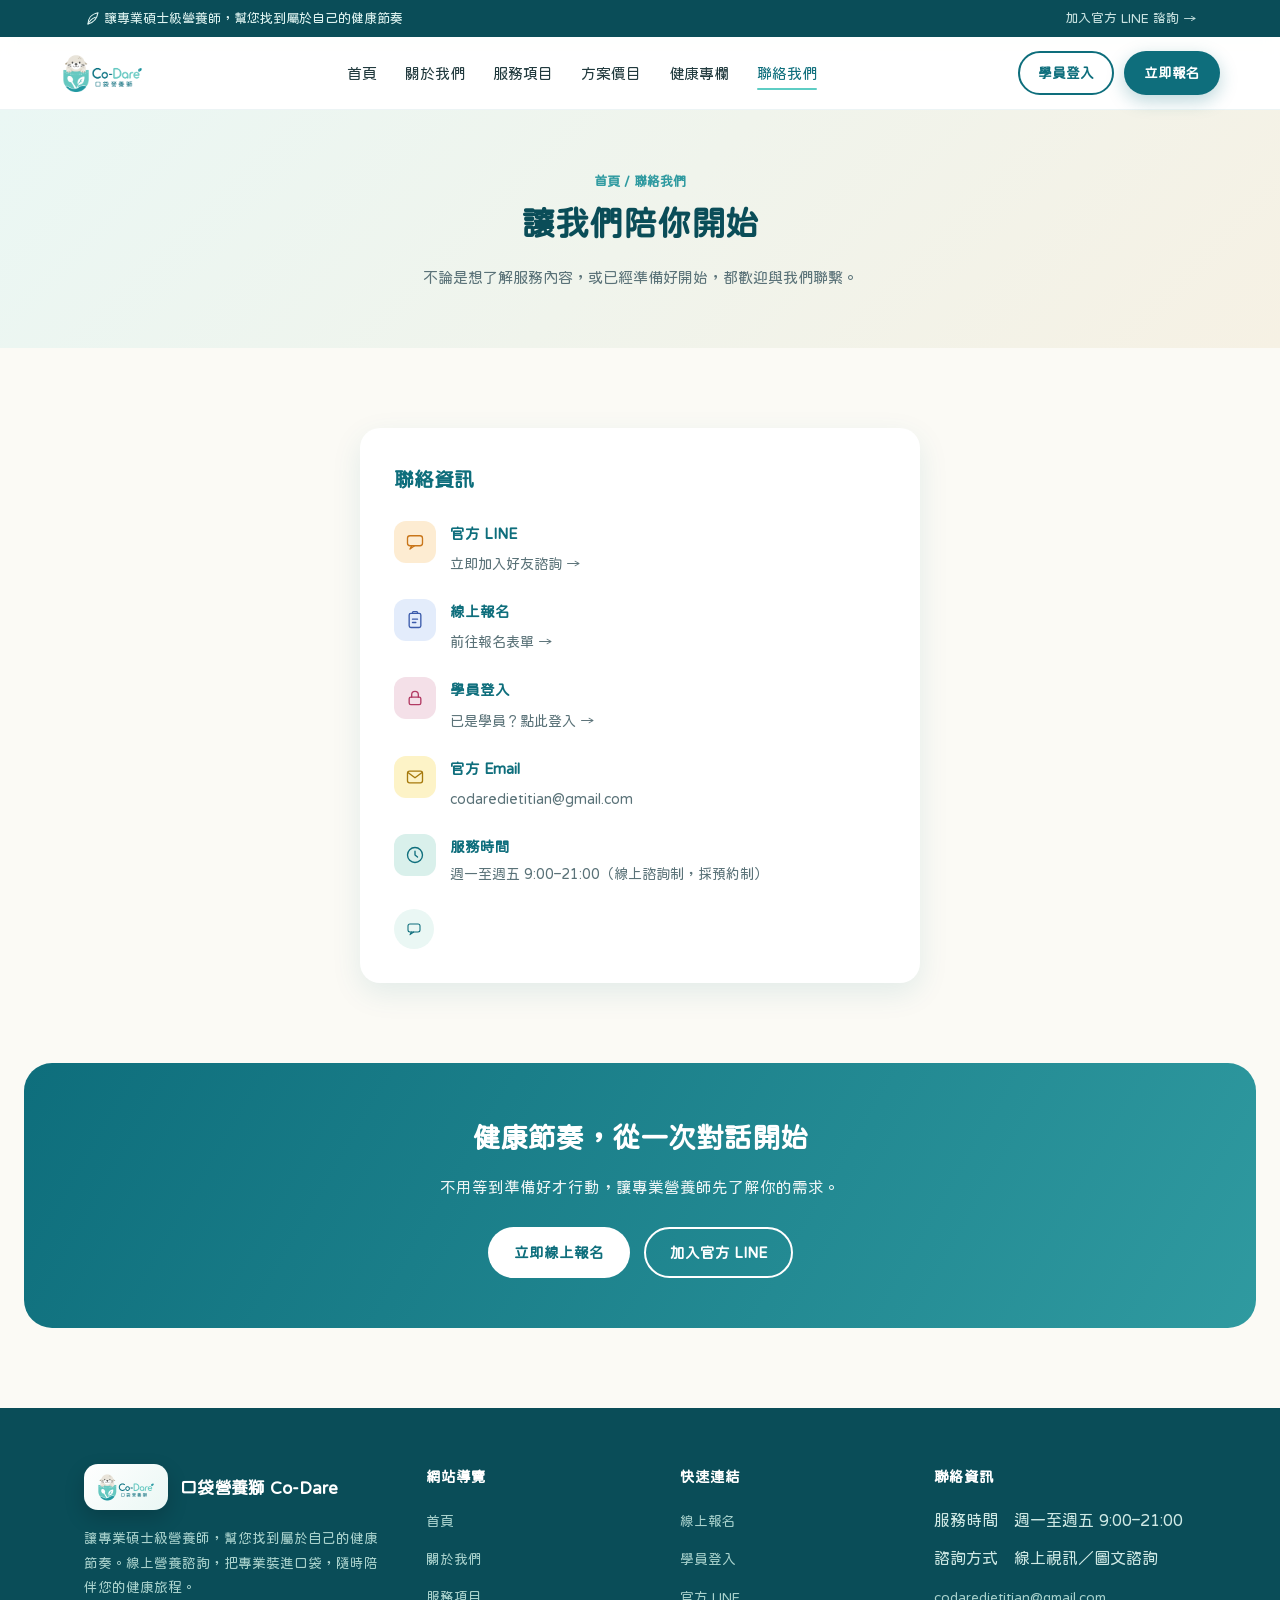
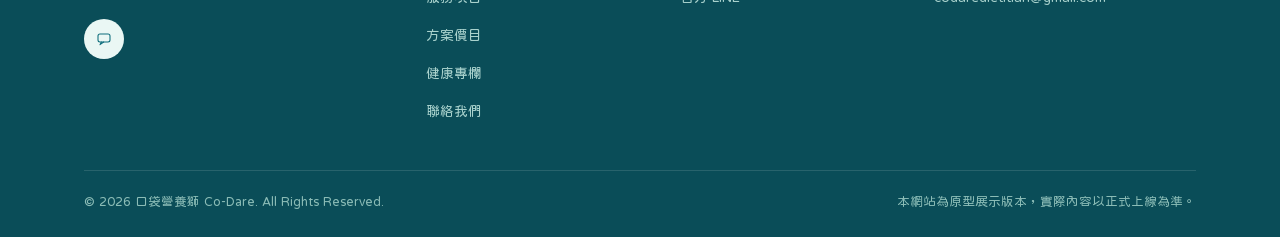
<file: contact.html>
<!DOCTYPE html>
<html lang="zh-Hant">
<head>
<meta charset="UTF-8">
<meta name="viewport" content="width=device-width, initial-scale=1">
<title>聯絡我們｜口袋營養獅 Co-Dare</title>
<meta name="description" content="聯絡口袋營養獅，加入官方LINE、線上報名或留言，讓碩士級營養師團隊為您服務。">
<link rel="canonical" href="https://YOUR-DOMAIN.com/contact.html">
<meta property="og:type" content="website">
<meta property="og:title" content="聯絡我們｜口袋營養獅 Co-Dare">
<meta property="og:description" content="聯絡口袋營養獅，加入官方LINE、線上報名或留言，讓碩士級營養師團隊為您服務。">
<meta property="og:url" content="https://YOUR-DOMAIN.com/contact.html">
<meta property="og:image" content="https://YOUR-DOMAIN.com/assets/logo.png">
<meta property="og:site_name" content="口袋營養獅 Co-Dare">
<meta name="twitter:card" content="summary_large_image">
<meta name="twitter:title" content="聯絡我們｜口袋營養獅 Co-Dare">
<meta name="twitter:description" content="聯絡口袋營養獅，加入官方LINE、線上報名或留言。">
<meta name="twitter:image" content="https://YOUR-DOMAIN.com/assets/logo.png">
<link rel="icon" href="assets/logo.png">
<link rel="stylesheet" href="assets/style.css">
</head>
<body>

<div class="topbar">
  <div class="container">
    <span><span class="icon icon-sm" data-icon="leaf" style="vertical-align:-3px;margin-right:4px;"></span>讓專業碩士級營養師，幫您找到屬於自己的健康節奏</span>
    <div><a href="https://lin.ee/7PNqB3Y" target="_blank" rel="noopener">加入官方 LINE 諮詢 →</a></div>
  </div>
</div>

<header class="site-header">
  <div class="container nav-wrap">
    <a href="index.html" class="brand"><img src="assets/logo.png" alt="口袋營養獅 Co-Dare"></a>
    <nav class="main-nav">
      <ul>
        <li><a href="index.html">首頁</a></li>
        <li><a href="about.html">關於我們</a></li>
        <li><a href="services.html">服務項目</a></li>
        <li><a href="pricing.html">方案價目</a></li>
        <li><a href="articles.html">健康專欄</a></li>
        <li><a href="contact.html" class="active">聯絡我們</a></li>
      </ul>
    </nav>
    <div class="header-cta">
      <a href="https://codare2026.github.io/codare-client/" target="_blank" rel="noopener" class="btn btn-outline btn-sm"><span>學員登入</span></a>
      <a href="https://codare2026.github.io/codare-signup/" target="_blank" rel="noopener" class="btn btn-primary btn-sm"><span>立即報名</span></a>
    </div>
    <button class="menu-toggle" aria-label="開啟選單"><span class="icon" data-icon="menu"></span></button>
  </div>
</header>

<section class="page-hero">
  <div class="container">
    <span class="crumbs">首頁 / 聯絡我們</span>
    <h1>讓我們陪你開始</h1>
    <p>不論是想了解服務內容，或已經準備好開始，都歡迎與我們聯繫。</p>
  </div>
</section>

<section>
  <div class="container">
    <div class="contact-card" style="max-width:560px;margin:0 auto;">
      <h2 style="color:var(--teal-dark);font-size:20px;margin-bottom:24px;">聯絡資訊</h2>
      <div class="info-row">
        <div class="info-icon"><span class="icon" data-icon="chat"></span></div>
        <div>
          <h3>官方 LINE</h3>
          <a href="https://lin.ee/7PNqB3Y" target="_blank" rel="noopener">立即加入好友諮詢 →</a>
        </div>
      </div>
      <div class="info-row">
        <div class="info-icon"><span class="icon" data-icon="clipboard"></span></div>
        <div>
          <h3>線上報名</h3>
          <a href="https://codare2026.github.io/codare-signup/" target="_blank" rel="noopener">前往報名表單 →</a>
        </div>
      </div>
      <div class="info-row">
        <div class="info-icon"><span class="icon" data-icon="lock"></span></div>
        <div>
          <h3>學員登入</h3>
          <a href="https://codare2026.github.io/codare-client/" target="_blank" rel="noopener">已是學員？點此登入 →</a>
        </div>
      </div>
      <div class="info-row">
        <div class="info-icon"><span class="icon" data-icon="mail"></span></div>
        <div>
          <h3>官方 Email</h3>
          <a href="mailto:codaredietitian@gmail.com">codaredietitian@gmail.com</a>
        </div>
      </div>
      <div class="info-row">
        <div class="info-icon"><span class="icon" data-icon="clock"></span></div>
        <div>
          <h3>服務時間</h3>
          <p>週一至週五 9:00–21:00（線上諮詢制，採預約制）</p>
        </div>
      </div>
      <div class="social-row">
        <a href="https://lin.ee/7PNqB3Y" target="_blank" rel="noopener" title="LINE"><span class="icon icon-sm" data-icon="chat"></span></a>
      </div>
    </div>
  </div>
</section>

<div class="cta-band">
  <h2>健康節奏，從一次對話開始</h2>
  <p>不用等到準備好才行動，讓專業營養師先了解你的需求。</p>
  <div class="hero-cta">
    <a href="https://codare2026.github.io/codare-signup/" target="_blank" rel="noopener" class="btn" style="background:#fff;color:var(--teal-dark);">立即線上報名</a>
    <a href="https://lin.ee/7PNqB3Y" target="_blank" rel="noopener" class="btn btn-outline">加入官方 LINE</a>
  </div>
</div>

<footer class="site-footer">
  <div class="container">
    <div class="footer-grid">
      <div>
        <div class="footer-brand">
          <span class="logo-chip"><img src="assets/logo.png" alt="口袋營養獅"></span>
          <span>口袋營養獅 Co-Dare</span>
        </div>
        <p>讓專業碩士級營養師，幫您找到屬於自己的健康節奏。線上營養諮詢，把專業裝進口袋，隨時陪伴您的健康旅程。</p>
        <div class="social-row">
          <a href="https://lin.ee/7PNqB3Y" target="_blank" rel="noopener" title="LINE"><span class="icon icon-sm" data-icon="chat"></span></a>
        </div>
      </div>
      <div>
        <h4>網站導覽</h4>
        <ul>
          <li><a href="index.html">首頁</a></li>
          <li><a href="about.html">關於我們</a></li>
          <li><a href="services.html">服務項目</a></li>
          <li><a href="pricing.html">方案價目</a></li>
          <li><a href="articles.html">健康專欄</a></li>
          <li><a href="contact.html">聯絡我們</a></li>
        </ul>
      </div>
      <div>
        <h4>快速連結</h4>
        <ul>
          <li><a href="https://codare2026.github.io/codare-signup/" target="_blank" rel="noopener">線上報名</a></li>
          <li><a href="https://codare2026.github.io/codare-client/" target="_blank" rel="noopener">學員登入</a></li>
          <li><a href="https://lin.ee/7PNqB3Y" target="_blank" rel="noopener">官方 LINE</a></li>
        </ul>
      </div>
      <div>
        <h4>聯絡資訊</h4>
        <ul>
          <li>服務時間　週一至週五 9:00–21:00</li>
          <li>諮詢方式　線上視訊／圖文諮詢</li>
          <li><a href="mailto:codaredietitian@gmail.com">codaredietitian@gmail.com</a></li>
        </ul>
      </div>
    </div>
    <div class="footer-bottom">
      <span>© 2026 口袋營養獅 Co-Dare. All Rights Reserved.</span>
      <span>本網站為原型展示版本，實際內容以正式上線為準。</span>
    </div>
  </div>
</footer><script src="assets/icons.js"></script>
<script src="assets/script.js"></script>
</body>
</html>
</file>
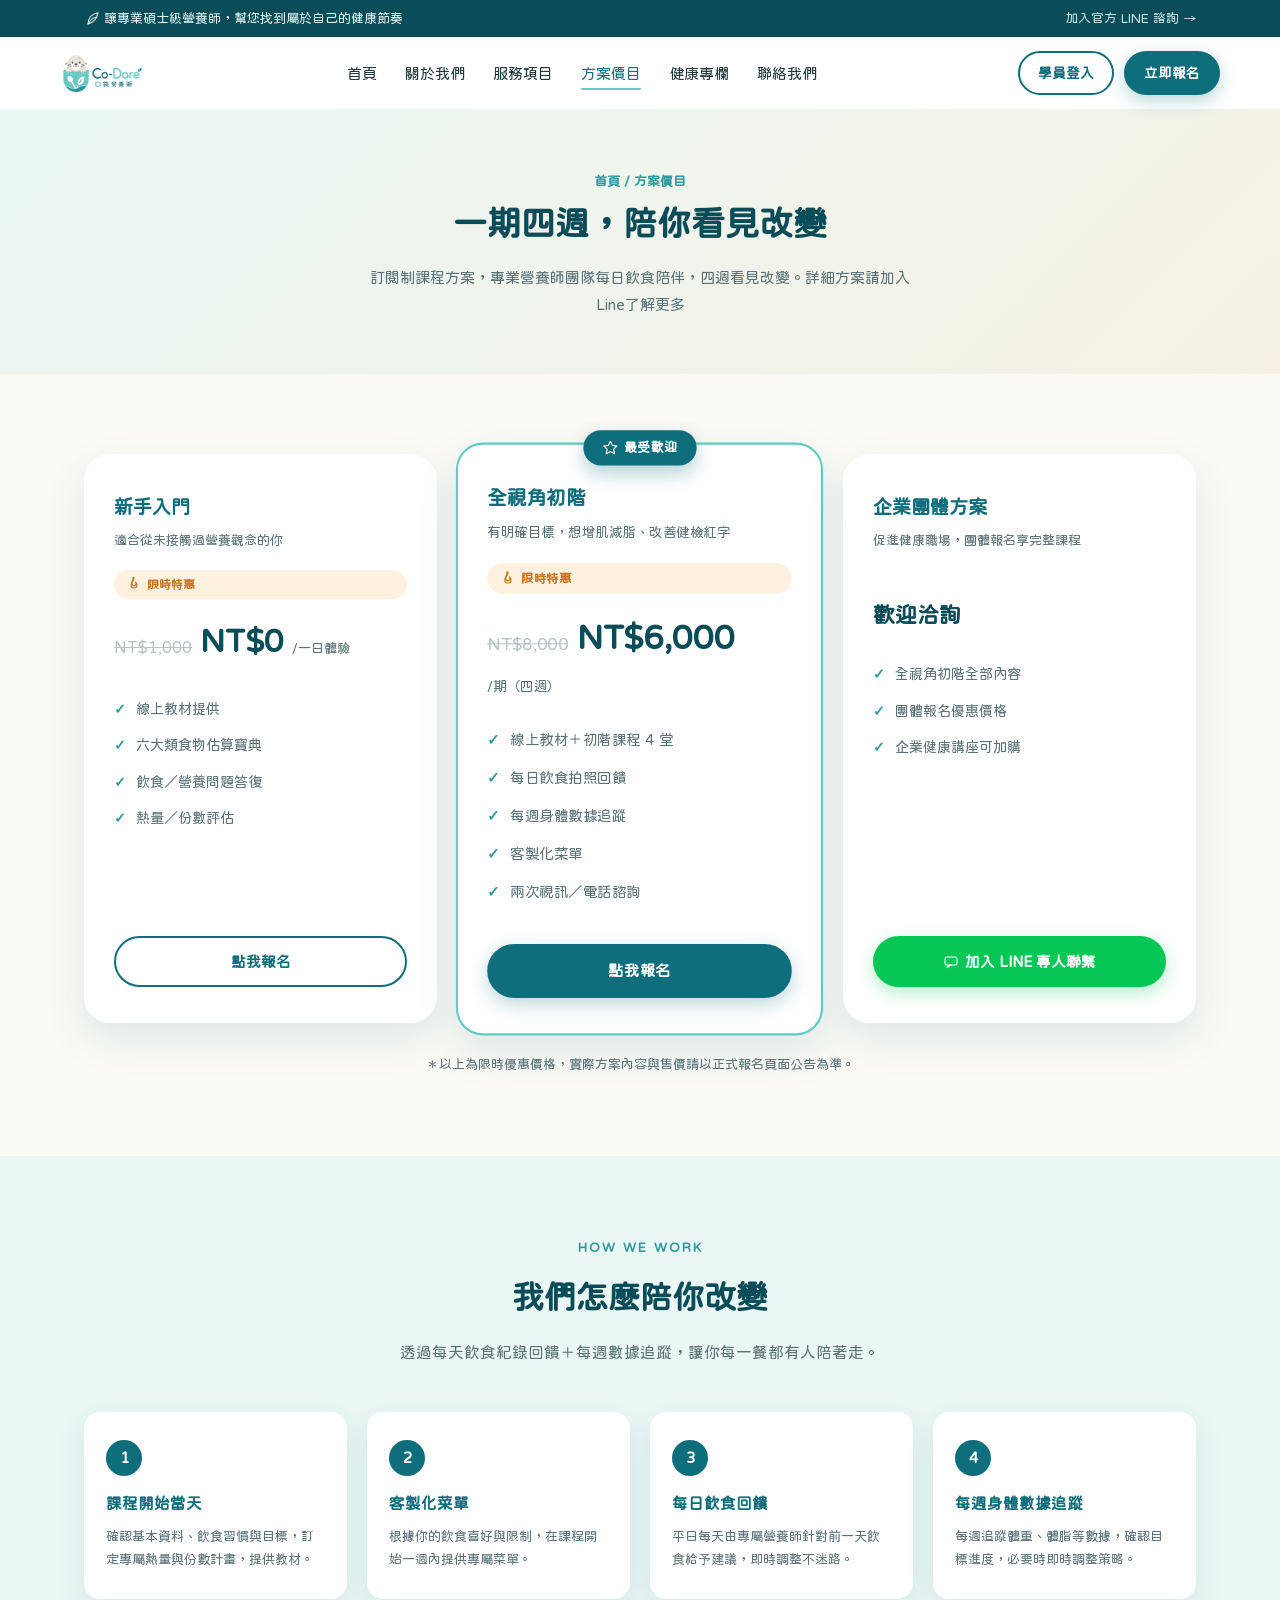
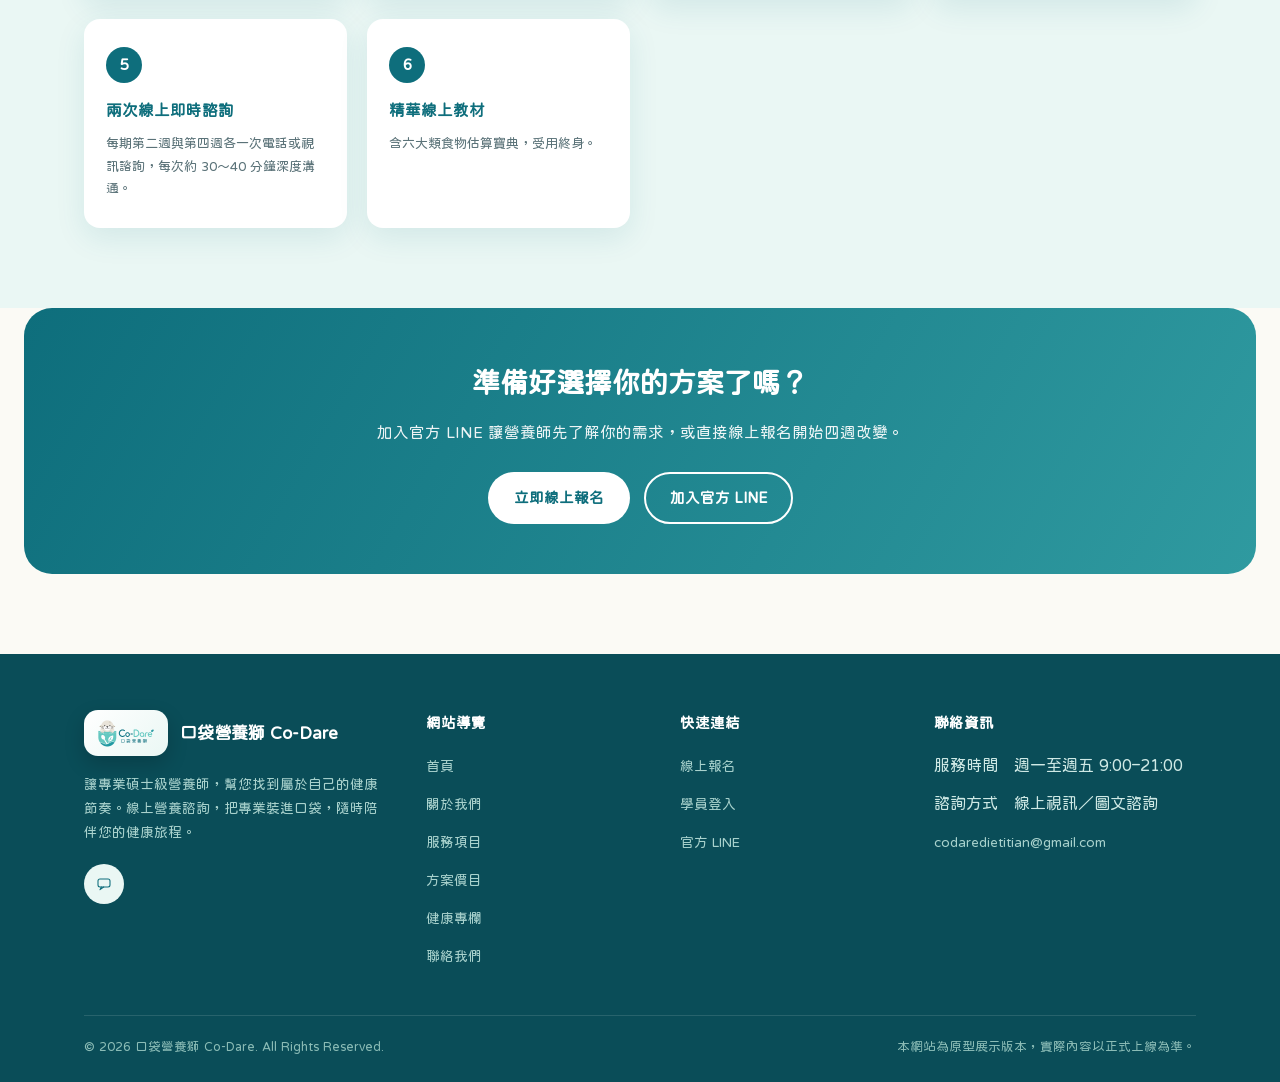
<file: pricing.html>
<!DOCTYPE html>
<html lang="zh-Hant">
<head>
<meta charset="UTF-8">
<meta name="viewport" content="width=device-width, initial-scale=1">
<title>方案價目｜口袋營養獅 Co-Dare</title>
<meta name="description" content="口袋營養獅課程方案與價目表，一期四週訂閱制，新手入門、全視角初階與企業團體方案，讓碩士級營養師每日陪伴你的飲食旅程。">
<link rel="canonical" href="https://YOUR-DOMAIN.com/pricing.html">
<meta property="og:type" content="website">
<meta property="og:title" content="方案價目｜口袋營養獅 Co-Dare">
<meta property="og:description" content="口袋營養獅課程方案與價目表，一期四週訂閱制，新手入門、全視角初階與企業團體方案。">
<meta property="og:url" content="https://YOUR-DOMAIN.com/pricing.html">
<meta property="og:image" content="https://YOUR-DOMAIN.com/assets/logo.png">
<meta property="og:site_name" content="口袋營養獅 Co-Dare">
<meta name="twitter:card" content="summary_large_image">
<meta name="twitter:title" content="方案價目｜口袋營養獅 Co-Dare">
<meta name="twitter:description" content="口袋營養獅課程方案與價目表，一期四週訂閱制，讓碩士級營養師每日陪伴你的飲食旅程。">
<meta name="twitter:image" content="https://YOUR-DOMAIN.com/assets/logo.png">
<link rel="icon" href="assets/logo.png">
<link rel="stylesheet" href="assets/style.css">
</head>
<body>

<div class="topbar">
  <div class="container">
    <span><span class="icon icon-sm" data-icon="leaf" style="vertical-align:-3px;margin-right:4px;"></span>讓專業碩士級營養師，幫您找到屬於自己的健康節奏</span>
    <div><a href="https://lin.ee/7PNqB3Y" target="_blank" rel="noopener">加入官方 LINE 諮詢 →</a></div>
  </div>
</div>

<header class="site-header">
  <div class="container nav-wrap">
    <a href="index.html" class="brand"><img src="assets/logo.png" alt="口袋營養獅 Co-Dare"></a>
    <nav class="main-nav">
      <ul>
        <li><a href="index.html">首頁</a></li>
        <li><a href="about.html">關於我們</a></li>
        <li><a href="services.html">服務項目</a></li>
        <li><a href="pricing.html" class="active">方案價目</a></li>
        <li><a href="articles.html">健康專欄</a></li>
        <li><a href="contact.html">聯絡我們</a></li>
      </ul>
    </nav>
    <div class="header-cta">
      <a href="https://codare2026.github.io/codare-client/" target="_blank" rel="noopener" class="btn btn-outline btn-sm"><span>學員登入</span></a>
      <a href="https://codare2026.github.io/codare-signup/" target="_blank" rel="noopener" class="btn btn-primary btn-sm"><span>立即報名</span></a>
    </div>
    <button class="menu-toggle" aria-label="開啟選單"><span class="icon" data-icon="menu"></span></button>
  </div>
</header>

<section class="page-hero">
  <div class="container">
    <span class="crumbs">首頁 / 方案價目</span>
    <h1>一期四週，陪你看見改變</h1>
    <p>訂閱制課程方案，專業營養師團隊每日飲食陪伴，四週看見改變。詳細方案請加入Line了解更多</p>
  </div>
</section>

<!-- Pricing -->
<section>
  <div class="container">
    <div class="pricing-grid">

      <div class="price-card">
        <h3>新手入門</h3>
        <p class="price-sub">適合從未接觸過營養觀念的你</p>
        <span class="price-promo"><span class="icon icon-sm" data-icon="flame"></span> 限時特惠</span>
        <div class="price-tag">
          <span class="price-old">NT$1,000</span>
          <span class="price-now">NT$0</span>
          <span class="price-unit">/一日體驗</span>
        </div>
        <ul class="price-features">
          <li>線上教材提供</li>
          <li>六大類食物估算寶典</li>
          <li>飲食／營養問題答復</li>
          <li>熱量／份數評估</li>
        </ul>
        <a href="https://codare2026.github.io/codare-signup/" target="_blank" rel="noopener" class="btn btn-outline" style="justify-content:center;">點我報名</a>
      </div>

      <div class="price-card featured">
        <span class="price-badge"><span class="icon icon-sm" data-icon="star"></span> 最受歡迎</span>
        <h3>全視角初階</h3>
        <p class="price-sub">有明確目標，想增肌減脂、改善健檢紅字</p>
        <span class="price-promo"><span class="icon icon-sm" data-icon="flame"></span> 限時特惠</span>
        <div class="price-tag">
          <span class="price-old">NT$8,000</span>
          <span class="price-now">NT$6,000</span>
          <span class="price-unit">/期（四週）</span>
        </div>
        <ul class="price-features">
          <li>線上教材＋初階課程 4 堂</li>
          <li>每日飲食拍照回饋</li>
          <li>每週身體數據追蹤</li>
          <li>客製化菜單</li>
          <li>兩次視訊／電話諮詢</li>
        </ul>
        <a href="https://codare2026.github.io/codare-signup/" target="_blank" rel="noopener" class="btn btn-primary" style="justify-content:center;">點我報名</a>
      </div>

      <div class="price-card">
        <h3>企業團體方案</h3>
        <p class="price-sub">促進健康職場，團體報名享完整課程</p>
        <div class="price-tag" style="margin-top:26px;">
          <span class="price-now" style="font-size:22px;">歡迎洽詢</span>
        </div>
        <ul class="price-features">
          <li>全視角初階全部內容</li>
          <li>團體報名優惠價格</li>
          <li>企業健康講座可加購</li>
        </ul>
        <a href="https://lin.ee/7PNqB3Y" target="_blank" rel="noopener" class="btn btn-line" style="justify-content:center;"><span class="icon icon-sm" data-icon="chat"></span> 加入 LINE 專人聯繫</a>
      </div>

    </div>
    <p style="text-align:center;color:var(--text-soft);font-size:13px;margin-top:30px;">＊以上為限時優惠價格，實際方案內容與售價請以正式報名頁面公告為準。</p>
  </div>
</section>

<!-- How we work -->
<section class="bg-mint">
  <div class="container">
    <div class="section-head">
      <span class="section-tag">How We Work</span>
      <h2>我們怎麼陪你改變</h2>
      <p>透過每天飲食紀錄回饋＋每週數據追蹤，讓你每一餐都有人陪著走。</p>
    </div>
    <div class="steps cols-3">
      <div class="step">
        <div class="step-num">1</div>
        <h3>課程開始當天</h3>
        <p>確認基本資料、飲食習慣與目標，訂定專屬熱量與份數計畫，提供教材。</p>
      </div>
      <div class="step">
        <div class="step-num">2</div>
        <h3>客製化菜單</h3>
        <p>根據你的飲食喜好與限制，在課程開始一週內提供專屬菜單。</p>
      </div>
      <div class="step">
        <div class="step-num">3</div>
        <h3>每日飲食回饋</h3>
        <p>平日每天由專屬營養師針對前一天飲食給予建議，即時調整不迷路。</p>
      </div>
      <div class="step">
        <div class="step-num">4</div>
        <h3>每週身體數據追蹤</h3>
        <p>每週追蹤體重、體脂等數據，確認目標進度，必要時即時調整策略。</p>
      </div>
      <div class="step">
        <div class="step-num">5</div>
        <h3>兩次線上即時諮詢</h3>
        <p>每期第二週與第四週各一次電話或視訊諮詢，每次約 30～40 分鐘深度溝通。</p>
      </div>
      <div class="step">
        <div class="step-num">6</div>
        <h3>精華線上教材</h3>
        <p>含六大類食物估算寶典，受用終身。</p>
      </div>
    </div>
  </div>
</section>

<div class="cta-band">
  <h2>準備好選擇你的方案了嗎？</h2>
  <p>加入官方 LINE 讓營養師先了解你的需求，或直接線上報名開始四週改變。</p>
  <div class="hero-cta">
    <a href="https://codare2026.github.io/codare-signup/" target="_blank" rel="noopener" class="btn" style="background:#fff;color:var(--teal-dark);">立即線上報名</a>
    <a href="https://lin.ee/7PNqB3Y" target="_blank" rel="noopener" class="btn btn-outline">加入官方 LINE</a>
  </div>
</div>

<footer class="site-footer">
  <div class="container">
    <div class="footer-grid">
      <div>
        <div class="footer-brand">
          <span class="logo-chip"><img src="assets/logo.png" alt="口袋營養獅"></span>
          <span>口袋營養獅 Co-Dare</span>
        </div>
        <p>讓專業碩士級營養師，幫您找到屬於自己的健康節奏。線上營養諮詢，把專業裝進口袋，隨時陪伴您的健康旅程。</p>
        <div class="social-row">
          <a href="https://lin.ee/7PNqB3Y" target="_blank" rel="noopener" title="LINE"><span class="icon icon-sm" data-icon="chat"></span></a>
        </div>
      </div>
      <div>
        <h4>網站導覽</h4>
        <ul>
          <li><a href="index.html">首頁</a></li>
          <li><a href="about.html">關於我們</a></li>
          <li><a href="services.html">服務項目</a></li>
          <li><a href="pricing.html">方案價目</a></li>
          <li><a href="articles.html">健康專欄</a></li>
          <li><a href="contact.html">聯絡我們</a></li>
        </ul>
      </div>
      <div>
        <h4>快速連結</h4>
        <ul>
          <li><a href="https://codare2026.github.io/codare-signup/" target="_blank" rel="noopener">線上報名</a></li>
          <li><a href="https://codare2026.github.io/codare-client/" target="_blank" rel="noopener">學員登入</a></li>
          <li><a href="https://lin.ee/7PNqB3Y" target="_blank" rel="noopener">官方 LINE</a></li>
        </ul>
      </div>
      <div>
        <h4>聯絡資訊</h4>
        <ul>
          <li>服務時間　週一至週五 9:00–21:00</li>
          <li>諮詢方式　線上視訊／圖文諮詢</li>
          <li><a href="mailto:codaredietitian@gmail.com">codaredietitian@gmail.com</a></li>
        </ul>
      </div>
    </div>
    <div class="footer-bottom">
      <span>© 2026 口袋營養獅 Co-Dare. All Rights Reserved.</span>
      <span>本網站為原型展示版本，實際內容以正式上線為準。</span>
    </div>
  </div>
</footer><script src="assets/icons.js"></script>
<script src="assets/script.js"></script>
</body>
</html>
</file>
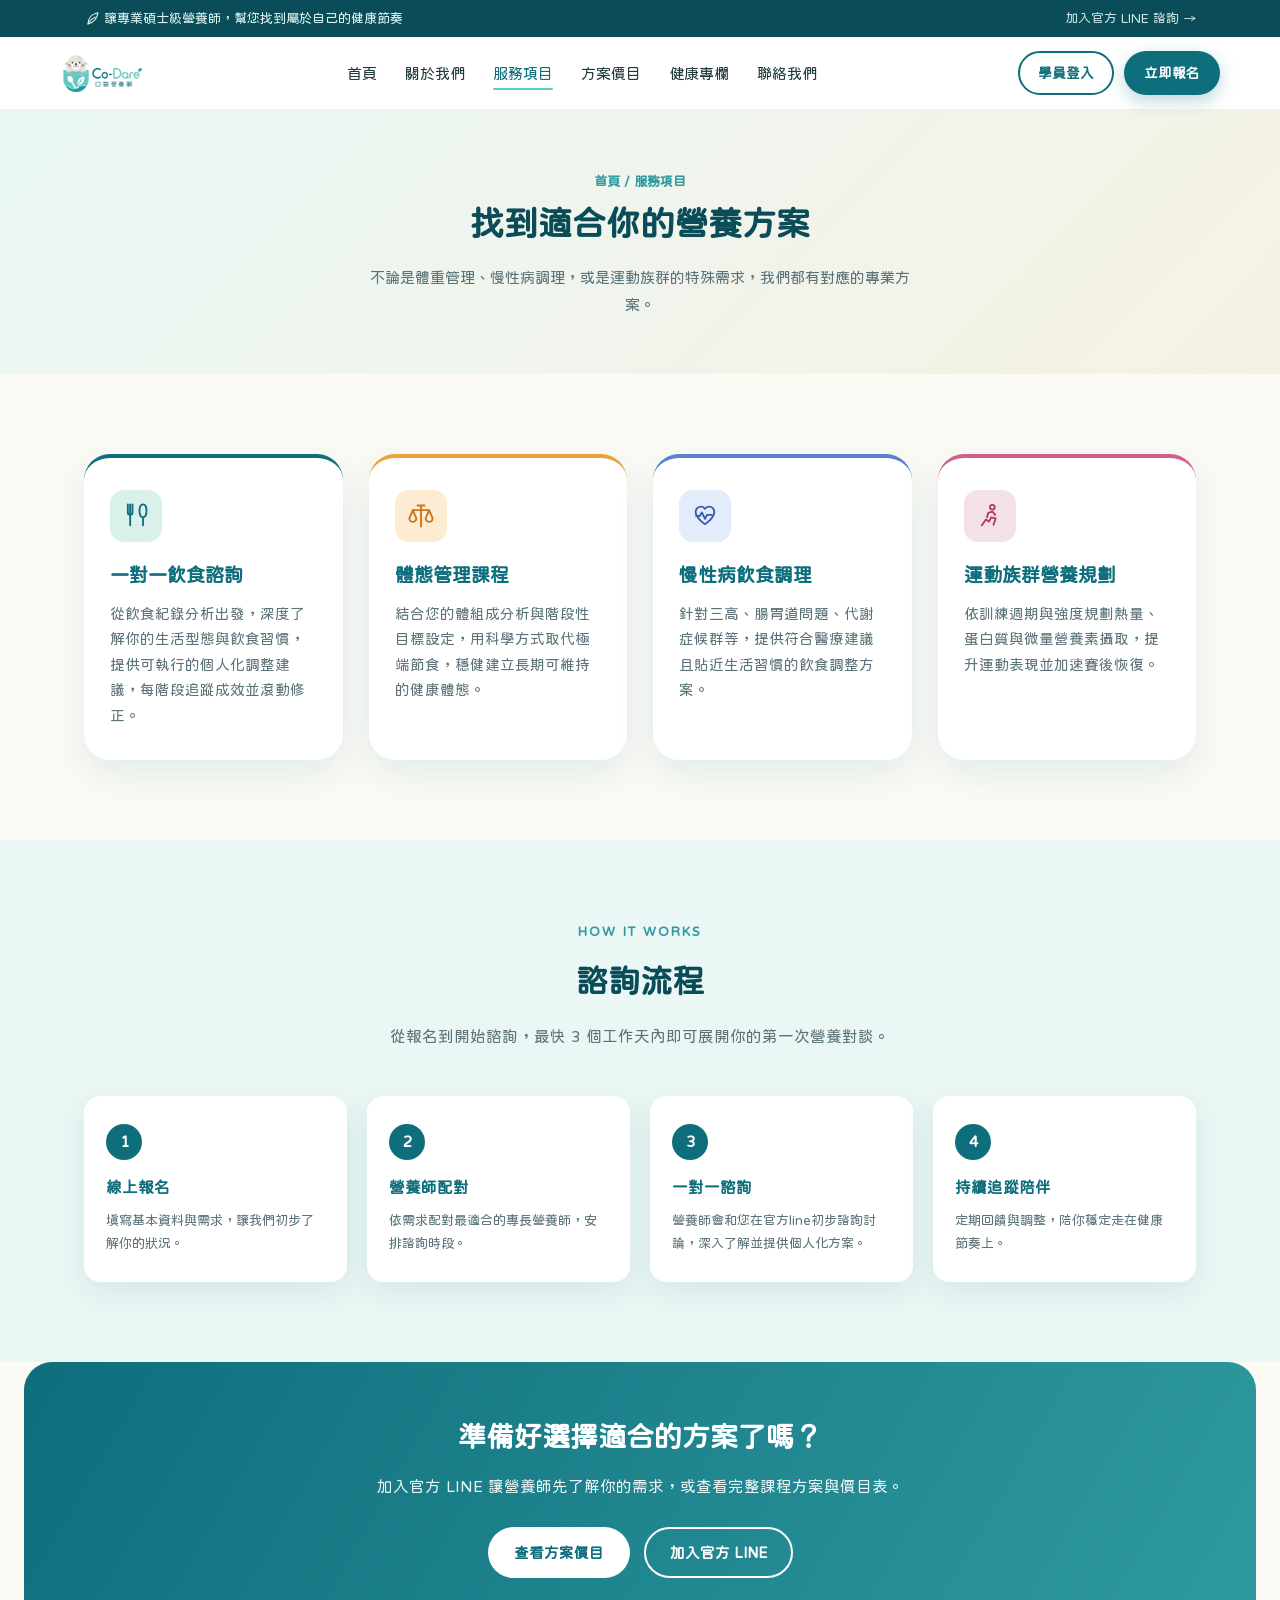
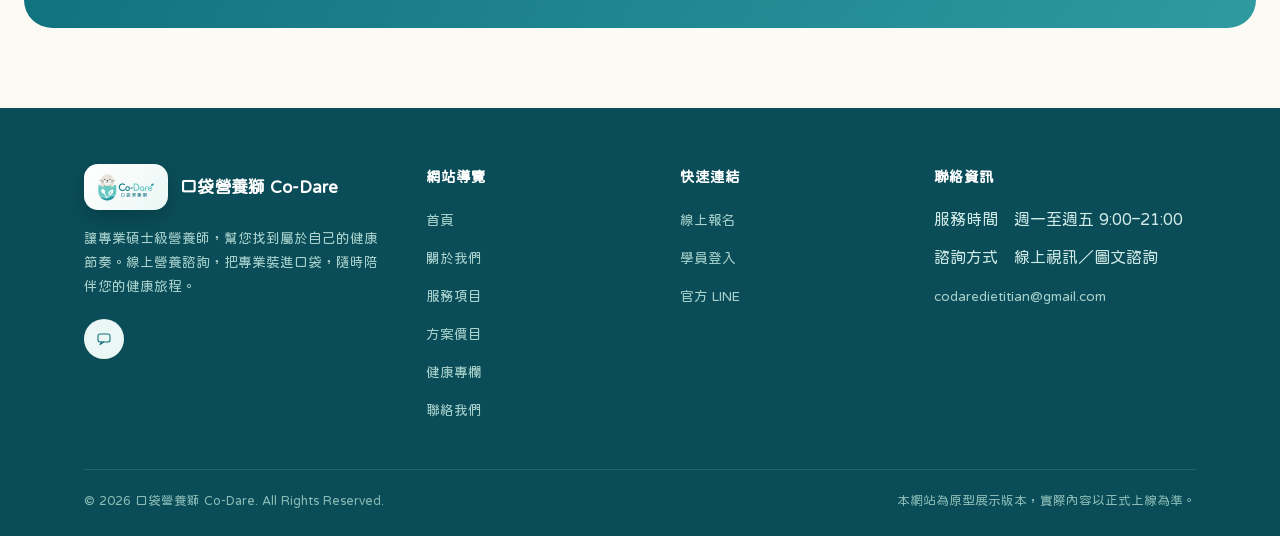
<file: services.html>
<!DOCTYPE html>
<html lang="zh-Hant">
<head>
<meta charset="UTF-8">
<meta name="viewport" content="width=device-width, initial-scale=1">
<title>服務項目｜口袋營養獅 Co-Dare</title>
<meta name="description" content="口袋營養獅提供一對一飲食諮詢、體態管理、慢性病飲食調理、孕產期營養、運動營養規劃與家庭營養教育等線上服務。">
<link rel="canonical" href="https://YOUR-DOMAIN.com/services.html">
<meta property="og:type" content="website">
<meta property="og:title" content="服務項目｜口袋營養獅 Co-Dare">
<meta property="og:description" content="口袋營養獅提供一對一飲食諮詢、體態管理、慢性病飲食調理、孕產期營養、運動營養規劃與家庭營養教育等線上服務。">
<meta property="og:url" content="https://YOUR-DOMAIN.com/services.html">
<meta property="og:image" content="https://YOUR-DOMAIN.com/assets/logo.png">
<meta property="og:site_name" content="口袋營養獅 Co-Dare">
<meta name="twitter:card" content="summary_large_image">
<meta name="twitter:title" content="服務項目｜口袋營養獅 Co-Dare">
<meta name="twitter:description" content="口袋營養獅提供一對一飲食諮詢、體態管理、慢性病飲食調理、孕產期營養等線上服務。">
<meta name="twitter:image" content="https://YOUR-DOMAIN.com/assets/logo.png">
<link rel="icon" href="assets/logo.png">
<link rel="stylesheet" href="assets/style.css">
</head>
<body>

<div class="topbar">
  <div class="container">
    <span><span class="icon icon-sm" data-icon="leaf" style="vertical-align:-3px;margin-right:4px;"></span>讓專業碩士級營養師，幫您找到屬於自己的健康節奏</span>
    <div><a href="https://lin.ee/7PNqB3Y" target="_blank" rel="noopener">加入官方 LINE 諮詢 →</a></div>
  </div>
</div>

<header class="site-header">
  <div class="container nav-wrap">
    <a href="index.html" class="brand"><img src="assets/logo.png" alt="口袋營養獅 Co-Dare"></a>
    <nav class="main-nav">
      <ul>
        <li><a href="index.html">首頁</a></li>
        <li><a href="about.html">關於我們</a></li>
        <li><a href="services.html" class="active">服務項目</a></li>
        <li><a href="pricing.html">方案價目</a></li>
        <li><a href="articles.html">健康專欄</a></li>
        <li><a href="contact.html">聯絡我們</a></li>
      </ul>
    </nav>
    <div class="header-cta">
      <a href="https://codare2026.github.io/codare-client/" target="_blank" rel="noopener" class="btn btn-outline btn-sm"><span>學員登入</span></a>
      <a href="https://codare2026.github.io/codare-signup/" target="_blank" rel="noopener" class="btn btn-primary btn-sm"><span>立即報名</span></a>
    </div>
    <button class="menu-toggle" aria-label="開啟選單"><span class="icon" data-icon="menu"></span></button>
  </div>
</header>

<section class="page-hero">
  <div class="container">
    <span class="crumbs">首頁 / 服務項目</span>
    <h1>找到適合你的營養方案</h1>
    <p>不論是體重管理、慢性病調理，或是運動族群的特殊需求，我們都有對應的專業方案。</p>
  </div>
</section>

<section>
  <div class="container">
    <div class="services-grid cols-4">
      <div class="service-card">
        <span class="icon" data-icon="utensils"></span>
        <h3>一對一飲食諮詢</h3>
        <p>從飲食紀錄分析出發，深度了解你的生活型態與飲食習慣，提供可執行的個人化調整建議，每階段追蹤成效並滾動修正。</p>
      </div>
      <div class="service-card">
        <span class="icon" data-icon="scale"></span>
        <h3>體態管理課程</h3>
        <p>結合您的體組成分析與階段性目標設定，用科學方式取代極端節食，穩健建立長期可維持的健康體態。</p>
      </div>
      <div class="service-card">
        <span class="icon" data-icon="heartpulse"></span>
        <h3>慢性病飲食調理</h3>
        <p>針對三高、腸胃道問題、代謝症候群等，提供符合醫療建議且貼近生活習慣的飲食調整方案。</p>
      </div>
      <div class="service-card">
        <span class="icon" data-icon="run"></span>
        <h3>運動族群營養規劃</h3>
        <p>依訓練週期與強度規劃熱量、蛋白質與微量營養素攝取，提升運動表現並加速賽後恢復。</p>
      </div>
    </div>
  </div>
</section>

<section class="bg-mint">
  <div class="container">
    <div class="section-head">
      <span class="section-tag">How It Works</span>
      <h2>諮詢流程</h2>
      <p>從報名到開始諮詢，最快 3 個工作天內即可展開你的第一次營養對談。</p>
    </div>
    <div class="steps">
      <div class="step">
        <div class="step-num">1</div>
        <h3>線上報名</h3>
        <p>填寫基本資料與需求，讓我們初步了解你的狀況。</p>
      </div>
      <div class="step">
        <div class="step-num">2</div>
        <h3>營養師配對</h3>
        <p>依需求配對最適合的專長營養師，安排諮詢時段。</p>
      </div>
      <div class="step">
        <div class="step-num">3</div>
        <h3>一對一諮詢</h3>
        <p>營養師會和您在官方line初步諮詢討論，深入了解並提供個人化方案。</p>
      </div>
      <div class="step">
        <div class="step-num">4</div>
        <h3>持續追蹤陪伴</h3>
        <p>定期回饋與調整，陪你穩定走在健康節奏上。</p>
      </div>
    </div>
  </div>
</section>

<div class="cta-band">
  <h2>準備好選擇適合的方案了嗎？</h2>
  <p>加入官方 LINE 讓營養師先了解你的需求，或查看完整課程方案與價目表。</p>
  <div class="hero-cta">
    <a href="pricing.html" class="btn" style="background:#fff;color:var(--teal-dark);">查看方案價目</a>
    <a href="https://lin.ee/7PNqB3Y" target="_blank" rel="noopener" class="btn btn-outline">加入官方 LINE</a>
  </div>
</div>

<footer class="site-footer">
  <div class="container">
    <div class="footer-grid">
      <div>
        <div class="footer-brand">
          <span class="logo-chip"><img src="assets/logo.png" alt="口袋營養獅"></span>
          <span>口袋營養獅 Co-Dare</span>
        </div>
        <p>讓專業碩士級營養師，幫您找到屬於自己的健康節奏。線上營養諮詢，把專業裝進口袋，隨時陪伴您的健康旅程。</p>
        <div class="social-row">
          <a href="https://lin.ee/7PNqB3Y" target="_blank" rel="noopener" title="LINE"><span class="icon icon-sm" data-icon="chat"></span></a>
        </div>
      </div>
      <div>
        <h4>網站導覽</h4>
        <ul>
          <li><a href="index.html">首頁</a></li>
          <li><a href="about.html">關於我們</a></li>
          <li><a href="services.html">服務項目</a></li>
          <li><a href="pricing.html">方案價目</a></li>
          <li><a href="articles.html">健康專欄</a></li>
          <li><a href="contact.html">聯絡我們</a></li>
        </ul>
      </div>
      <div>
        <h4>快速連結</h4>
        <ul>
          <li><a href="https://codare2026.github.io/codare-signup/" target="_blank" rel="noopener">線上報名</a></li>
          <li><a href="https://codare2026.github.io/codare-client/" target="_blank" rel="noopener">學員登入</a></li>
          <li><a href="https://lin.ee/7PNqB3Y" target="_blank" rel="noopener">官方 LINE</a></li>
        </ul>
      </div>
      <div>
        <h4>聯絡資訊</h4>
        <ul>
          <li>服務時間　週一至週五 9:00–21:00</li>
          <li>諮詢方式　線上視訊／圖文諮詢</li>
          <li><a href="mailto:codaredietitian@gmail.com">codaredietitian@gmail.com</a></li>
        </ul>
      </div>
    </div>
    <div class="footer-bottom">
      <span>© 2026 口袋營養獅 Co-Dare. All Rights Reserved.</span>
      <span>本網站為原型展示版本，實際內容以正式上線為準。</span>
    </div>
  </div>
</footer><script src="assets/icons.js"></script>
<script src="assets/script.js"></script>
</body>
</html>
</file>
<file: assets/style.css>
/* ===== 口袋營養獅 Co-Dare — 品牌樣式表 ===== */
@import url('https://fonts.googleapis.com/css2?family=Huninn:wght@400;700&family=Baloo+2:wght@500;700;800&display=swap');

:root{
  --teal-dark:#0e6e7c;
  --teal-deep:#0a4d58;
  --teal-mid:#2f9aa0;
  --teal-light:#5ecdc4;
  --mint:#eaf7f4;
  --cream:#e9dcc3;
  --cream-dark:#cdb98f;
  --bg:#fbfaf5;
  --text:#20393d;
  --text-soft:#5a7278;
  --white:#ffffff;
  --shadow:0 10px 30px rgba(14,110,124,0.10);
  --radius:20px;
}

*{box-sizing:border-box;margin:0;padding:0;}
html{scroll-behavior:smooth;}
body{
  font-family:'Huninn','Baloo 2',-apple-system,BlinkMacSystemFont,sans-serif;
  color:var(--text);
  background:var(--bg);
  line-height:1.75;
  -webkit-font-smoothing:antialiased;
  overflow-x:hidden;
}
h1,h2,h3,h4,.btn,nav.main-nav a,.brand{font-family:'Huninn','Baloo 2',sans-serif;}

/* ---- floating / decorative blobs ---- */
@keyframes floatY{
  0%,100%{transform:translateY(0) rotate(0deg);}
  50%{transform:translateY(-16px) rotate(-2deg);}
}
@keyframes floatY2{
  0%,100%{transform:translateY(0) rotate(0deg);}
  50%{transform:translateY(14px) rotate(2deg);}
}
@keyframes blobPulse{
  0%,100%{transform:scale(1) translate(0,0);}
  50%{transform:scale(1.08) translate(10px,-10px);}
}
.float-slow{animation:floatY 6s ease-in-out infinite;}
.float-slow2{animation:floatY2 7s ease-in-out infinite;}
.deco-blob{
  position:absolute;border-radius:50%;filter:blur(2px);pointer-events:none;z-index:0;
  opacity:.7;animation:blobPulse 9s ease-in-out infinite;
}
.deco-leaf{position:absolute;pointer-events:none;opacity:.5;z-index:1;color:var(--teal-mid);width:34px;height:34px;}
.deco-leaf svg{width:100%;height:100%;}

/* ---- icon system (取代 emoji) ---- */
.icon{display:inline-flex;align-items:center;justify-content:center;width:20px;height:20px;flex-shrink:0;color:currentColor;}
.icon svg{width:100%;height:100%;}
.icon-sm{width:16px;height:16px;}
.icon-lg{width:30px;height:30px;}
.icon-xl{width:40px;height:40px;}
a{text-decoration:none;color:inherit;}
img{max-width:100%;display:block;}
ul{list-style:none;}
.container{max-width:1160px;margin:0 auto;padding:0 24px;}

/* ---- Top utility bar ---- */
.topbar{
  background:var(--teal-deep);
  color:#dff4f1;
  font-size:13px;
  padding:7px 0;
}
.topbar .container{display:flex;justify-content:space-between;align-items:center;flex-wrap:wrap;gap:6px;}
.topbar a{opacity:.9;}
.topbar a:hover{opacity:1;text-decoration:underline;}

/* ---- Header ---- */
header.site-header{
  position:sticky;top:0;z-index:100;
  background:rgba(255,255,255,0.92);
  backdrop-filter:blur(10px);
  border-bottom:1px solid rgba(14,110,124,0.08);
}
.nav-wrap{display:flex;align-items:center;justify-content:space-between;padding:12px 0;}
.brand{display:flex;align-items:center;gap:10px;font-weight:900;font-size:20px;color:var(--teal-dark);}
.brand img{height:48px;width:auto;}
.brand small{display:block;font-size:12px;font-weight:500;color:var(--text-soft);}
nav.main-nav ul{display:flex;gap:28px;align-items:center;}
nav.main-nav a{
  font-size:15px;font-weight:500;color:var(--text);position:relative;padding:6px 0;
  transition:color .2s;
}
nav.main-nav a:hover,nav.main-nav a.active{color:var(--teal-dark);}
nav.main-nav a.active::after{
  content:"";position:absolute;left:0;bottom:-2px;width:100%;height:2px;background:var(--teal-light);border-radius:2px;
}
.header-cta{display:flex;gap:10px;align-items:center;}
.menu-toggle{display:none;background:none;border:none;font-size:26px;color:var(--teal-dark);cursor:pointer;}

/* ---- Buttons ---- */
.btn{
  display:inline-flex;align-items:center;gap:6px;
  padding:11px 24px;border-radius:999px;font-weight:700;font-size:14.5px;
  transition:all .25s ease;cursor:pointer;border:2px solid transparent;white-space:nowrap;
}
.btn-primary{background:var(--teal-dark);color:#fff;box-shadow:0 6px 18px rgba(14,110,124,0.28);}
.btn-primary:hover{background:var(--teal-deep);transform:translateY(-2px);}
.btn-outline{border-color:var(--teal-dark);color:var(--teal-dark);background:#fff;}
.btn-outline:hover{background:var(--teal-dark);color:#fff;}
.btn-line{background:#06C755;color:#fff;box-shadow:0 6px 18px rgba(6,199,85,0.3);}
.btn-line:hover{background:#05a746;transform:translateY(-2px);}
.btn-sm{padding:8px 18px;font-size:13.5px;}

/* ---- Hero ---- */
.hero{
  position:relative;overflow:hidden;
  background:linear-gradient(135deg,var(--mint) 0%,#f6f1e4 60%,var(--mint) 100%);
  padding:70px 0 90px;
}
.hero::before{
  content:"";position:absolute;right:-120px;top:-120px;width:420px;height:420px;
  background:radial-gradient(circle,rgba(94,205,196,0.25),transparent 70%);border-radius:50%;
}
.hero-grid{display:grid;grid-template-columns:1.1fr 0.9fr;gap:50px;align-items:center;position:relative;z-index:2;}
.hero-eyebrow{
  display:inline-flex;align-items:center;gap:8px;background:#fff;border:1px solid var(--cream-dark);
  padding:6px 16px;border-radius:999px;font-size:13px;font-weight:700;color:var(--teal-dark);margin-bottom:20px;
}
.hero h1{font-size:42px;font-weight:900;line-height:1.4;color:var(--teal-deep);margin-bottom:18px;}
.hero h1 span{color:var(--teal-light);}
.hero p.lead{font-size:17px;color:var(--text-soft);margin-bottom:30px;max-width:480px;}
.hero-cta{display:flex;gap:14px;flex-wrap:wrap;}
.hero-visual{
  position:relative;text-align:center;padding:20px;
}
.hero-visual img{
  position:relative;z-index:1;max-width:88%;margin:0 auto;
  filter:
    drop-shadow(0 0 0 #fff)
    drop-shadow(0 2px 0 #fff) drop-shadow(0 -2px 0 #fff)
    drop-shadow(2px 0 0 #fff) drop-shadow(-2px 0 0 #fff)
    drop-shadow(0 16px 30px rgba(10,77,88,0.22));
}
.hero-visual.float-slow{animation:floatY 6s ease-in-out infinite;}
.hero-visual.float-slow2{animation:floatY2 7s ease-in-out infinite;}

/* quick menu strip */
.quick-strip{margin-top:-46px;position:relative;z-index:3;}
.quick-cards{display:grid;grid-template-columns:repeat(3,1fr);gap:20px;}
.quick-card{
  background:#fff;border-radius:22px;box-shadow:0 16px 40px rgba(14,110,124,0.14);padding:24px;
  display:flex;gap:16px;align-items:center;transition:transform .3s,box-shadow .3s;border:1px solid rgba(14,110,124,.06);
}
.quick-card:hover{transform:translateY(-8px) scale(1.02);box-shadow:0 22px 48px rgba(14,110,124,0.22);}
.quick-icon{
  width:52px;height:52px;border-radius:14px;background:var(--mint);display:flex;align-items:center;justify-content:center;
  flex-shrink:0;color:var(--teal-dark);
}
.quick-icon .icon{width:26px;height:26px;}
.quick-card h3{font-size:16px;color:var(--teal-dark);margin-bottom:4px;}
.quick-card p{font-size:13px;color:var(--text-soft);}

/* ---- Section generic ---- */
section{padding:80px 0;}
.section-head{text-align:center;max-width:640px;margin:0 auto 46px;}
.section-tag{color:var(--teal-mid);font-weight:800;font-size:13px;letter-spacing:2px;text-transform:uppercase;margin-bottom:10px;display:block;}
.section-head h2{font-size:32px;font-weight:900;color:var(--teal-deep);margin-bottom:14px;}
.section-head p{color:var(--text-soft);font-size:15.5px;}

.bg-mint{background:var(--mint);}
.bg-cream{background:#fbf6ea;}

/* ---- Services grid ---- */
.services-grid{display:grid;grid-template-columns:repeat(3,1fr);gap:26px;}
.cols-4{grid-template-columns:repeat(4,1fr);}
.cols-3{grid-template-columns:repeat(3,1fr);}
.service-card{
  background:#fff;border-radius:26px;padding:32px 26px;box-shadow:0 14px 36px rgba(14,110,124,0.1);
  transition:transform .3s,box-shadow .3s;border-top:4px solid var(--teal-light);
}
.service-card:hover{transform:translateY(-10px) rotate(-0.5deg);box-shadow:0 22px 48px rgba(14,110,124,0.2);}
.service-card .icon{
  width:52px;height:52px;margin-bottom:16px;color:var(--teal-dark);background:var(--mint);border-radius:14px;padding:12px;
}
.service-card h3{font-size:19px;color:var(--teal-dark);margin-bottom:10px;font-weight:800;}
.service-card p{font-size:14.5px;color:var(--text-soft);}

/* ---- Articles ---- */
.articles-grid{display:grid;grid-template-columns:repeat(4,1fr);gap:22px;}
.article-card{background:#fff;border-radius:16px;overflow:hidden;box-shadow:var(--shadow);transition:transform .25s;}
.article-card:hover{transform:translateY(-6px);}
.article-thumb{height:130px;background:linear-gradient(135deg,var(--teal-light),var(--teal-dark));display:flex;align-items:center;justify-content:center;color:#fff;}
.article-body{padding:18px;}
.article-tag{font-size:11.5px;font-weight:700;color:var(--teal-mid);text-transform:uppercase;letter-spacing:1px;}
.article-body h3{font-size:15px;margin:8px 0 6px;color:var(--text);line-height:1.5;}
.article-date{font-size:12px;color:#9aa8ab;}

/* ---- Team ---- */
.team-grid{display:grid;grid-template-columns:repeat(4,1fr);gap:22px;}
.team-card{background:#fff;border-radius:var(--radius);padding:30px;text-align:center;box-shadow:var(--shadow);}
.team-avatar{
  width:88px;height:88px;border-radius:50%;background:var(--mint);margin:0 auto 16px;
  display:flex;align-items:center;justify-content:center;color:var(--teal-dark);border:3px solid var(--cream);
}
.team-card h3{color:var(--teal-dark);font-size:17px;margin-bottom:4px;}
.team-role{font-size:13px;color:var(--teal-mid);font-weight:700;margin-bottom:12px;}
.team-card p{font-size:13.5px;color:var(--text-soft);}

/* ---- Steps ---- */
.steps{display:grid;grid-template-columns:repeat(4,1fr);gap:20px;counter-reset:step;}
.step{position:relative;background:#fff;border-radius:16px;padding:28px 22px;box-shadow:var(--shadow);}
.step-num{
  width:36px;height:36px;border-radius:50%;background:var(--teal-dark);color:#fff;font-weight:800;
  display:flex;align-items:center;justify-content:center;margin-bottom:14px;font-size:15px;
}
.step h3{font-size:15.5px;color:var(--teal-dark);margin-bottom:8px;}
.step p{font-size:13px;color:var(--text-soft);}

/* ---- CTA band ---- */
.cta-band{
  background:linear-gradient(120deg,var(--teal-dark),var(--teal-mid));
  border-radius:28px;padding:50px 40px;text-align:center;color:#fff;
  margin:0 24px;
}
.cta-band h2{font-size:28px;font-weight:900;margin-bottom:12px;}
.cta-band p{opacity:.92;margin-bottom:26px;font-size:15.5px;}
.cta-band .hero-cta{justify-content:center;}
.cta-band .btn-outline{border-color:#fff;color:#fff;background:transparent;}
.cta-band .btn-outline:hover{background:#fff;color:var(--teal-dark);}

/* ---- About page blocks ---- */
.about-hero{background:var(--mint);padding:60px 0;}
.split{display:grid;grid-template-columns:1fr 1fr;gap:50px;align-items:center;}
.value-grid{display:grid;grid-template-columns:repeat(4,1fr);gap:20px;}
.value-card{
  text-align:center;padding:30px 22px;border-radius:24px;transition:transform .3s,box-shadow .3s;
}
.value-card:hover{transform:translateY(-6px);}
.value-card .icon{
  width:52px;height:52px;margin:0 auto 16px;border-radius:16px;background:rgba(255,255,255,0.55);
  padding:12px;color:var(--teal-deep);
}
.value-card h3{font-size:15.5px;color:var(--teal-deep);margin-bottom:8px;font-weight:800;}
.value-card p{font-size:13px;color:var(--teal-deep);opacity:.75;}
/* ---- 活潑色塊系統（tone-1~6） ---- */
.tone-1{background:#d9f0eb;color:#0e6e7c;}
.tone-2{background:#fdecd2;color:#c9761a;}
.tone-3{background:#e3ecfb;color:#3b5bab;}
.tone-4{background:#f4e0e8;color:#b23a63;}
.tone-5{background:#fdf3c7;color:#a6790c;}
.tone-6{background:#ece3fb;color:#6b46c1;}

/* quick-card 圖示循環配色 */
.quick-cards .quick-card:nth-child(3n+1) .quick-icon{background:#d9f0eb;color:#0e6e7c;}
.quick-cards .quick-card:nth-child(3n+2) .quick-icon{background:#fdecd2;color:#c9761a;}
.quick-cards .quick-card:nth-child(3n+3) .quick-icon{background:#e3ecfb;color:#3b5bab;}

/* service-card / 擅長領域 圖示與頂邊循環配色（共用 .services-grid） */
.services-grid .service-card:nth-child(6n+1) .icon{background:#d9f0eb;color:#0e6e7c;}
.services-grid .service-card:nth-child(6n+1){border-top-color:#0e6e7c;}
.services-grid .service-card:nth-child(6n+2) .icon{background:#fdecd2;color:#c9761a;}
.services-grid .service-card:nth-child(6n+2){border-top-color:#e8a33d;}
.services-grid .service-card:nth-child(6n+3) .icon{background:#e3ecfb;color:#3b5bab;}
.services-grid .service-card:nth-child(6n+3){border-top-color:#5b7fd1;}
.services-grid .service-card:nth-child(6n+4) .icon{background:#f4e0e8;color:#b23a63;}
.services-grid .service-card:nth-child(6n+4){border-top-color:#d1618a;}
.services-grid .service-card:nth-child(6n+5) .icon{background:#fdf3c7;color:#a6790c;}
.services-grid .service-card:nth-child(6n+5){border-top-color:#d1a52a;}
.services-grid .service-card:nth-child(6n) .icon{background:#ece3fb;color:#6b46c1;}
.services-grid .service-card:nth-child(6n){border-top-color:#8f6bd6;}

/* team-avatar 循環配色 */
.team-grid .team-card:nth-child(4n+1) .team-avatar{background:#d9f0eb;color:#0e6e7c;border-color:#bfe6dc;}
.team-grid .team-card:nth-child(4n+2) .team-avatar{background:#fdecd2;color:#c9761a;border-color:#f7d9a8;}
.team-grid .team-card:nth-child(4n+3) .team-avatar{background:#e3ecfb;color:#3b5bab;border-color:#c7d7f5;}
.team-grid .team-card:nth-child(4n) .team-avatar{background:#f4e0e8;color:#b23a63;border-color:#eec3d3;}

/* 聯絡頁 info-icon 循環配色 */
.contact-card .info-row:nth-child(5n+1) .info-icon{background:#d9f0eb;color:#0e6e7c;}
.contact-card .info-row:nth-child(5n+2) .info-icon{background:#fdecd2;color:#c9761a;}
.contact-card .info-row:nth-child(5n+3) .info-icon{background:#e3ecfb;color:#3b5bab;}
.contact-card .info-row:nth-child(5n+4) .info-icon{background:#f4e0e8;color:#b23a63;}
.contact-card .info-row:nth-child(5n){background:transparent;}
.contact-card .info-row:nth-child(5n) .info-icon{background:#fdf3c7;color:#a6790c;}

/* 文章縮圖循環配色（深色版，讓白色圖示對比清楚） */
.articles-grid .article-card:nth-child(6n+1) .article-thumb{background:linear-gradient(135deg,#7fd9c4,#0e6e7c);}
.articles-grid .article-card:nth-child(6n+2) .article-thumb{background:linear-gradient(135deg,#f6c98b,#c9761a);}
.articles-grid .article-card:nth-child(6n+3) .article-thumb{background:linear-gradient(135deg,#9db8f0,#3b5bab);}
.articles-grid .article-card:nth-child(6n+4) .article-thumb{background:linear-gradient(135deg,#eda9c2,#b23a63);}
.articles-grid .article-card:nth-child(6n+5) .article-thumb{background:linear-gradient(135deg,#f5e28f,#a6790c);}
.articles-grid .article-card:nth-child(6n) .article-thumb{background:linear-gradient(135deg,#c3aaf0,#6b46c1);}
.timeline{border-left:3px solid var(--teal-light);padding-left:26px;margin-left:10px;}
.timeline-item{position:relative;padding-bottom:32px;}
.timeline-item::before{content:"";position:absolute;left:-33px;top:2px;width:14px;height:14px;border-radius:50%;background:var(--teal-dark);border:3px solid #fff;box-shadow:0 0 0 2px var(--teal-light);}
.timeline-item h3{color:var(--teal-dark);font-size:15px;margin-bottom:4px;}
.timeline-item p{font-size:13.5px;color:var(--text-soft);}

/* ---- Contact page ---- */
.contact-grid{display:grid;grid-template-columns:1fr 1fr;gap:44px;}
.contact-card{background:#fff;border-radius:var(--radius);box-shadow:var(--shadow);padding:34px;}
.info-row{display:flex;gap:14px;margin-bottom:22px;align-items:flex-start;}
.info-icon{width:42px;height:42px;border-radius:12px;background:var(--mint);display:flex;align-items:center;justify-content:center;color:var(--teal-dark);flex-shrink:0;}
.info-icon .icon{width:20px;height:20px;}
.info-row h3{font-size:14.5px;color:var(--teal-dark);margin-bottom:3px;}
.info-row p,.info-row a{font-size:14px;color:var(--text-soft);}
.form-field{margin-bottom:18px;}
.form-field label{display:block;font-size:13.5px;font-weight:700;color:var(--teal-dark);margin-bottom:6px;}
.form-field input,.form-field textarea{
  width:100%;border:1.5px solid #dce8e6;border-radius:12px;padding:12px 14px;font-family:inherit;font-size:14px;
  background:var(--bg);
}
.form-field input:focus,.form-field textarea:focus{outline:none;border-color:var(--teal-light);}
.social-row{display:flex;gap:12px;margin-top:20px;}
.social-row a{
  width:40px;height:40px;border-radius:50%;background:var(--mint);display:flex;align-items:center;justify-content:center;
  color:var(--teal-dark);font-weight:700;transition:.2s;
}
.social-row a:hover{background:var(--teal-dark);color:#fff;}

/* ---- Footer ---- */
footer.site-footer{background:var(--teal-deep);color:#cfe9e5;padding:56px 0 24px;margin-top:80px;}
.footer-grid{display:grid;grid-template-columns:1.4fr 1fr 1fr 1.2fr;gap:36px;margin-bottom:36px;}
.footer-brand{display:flex;align-items:center;gap:12px;margin-bottom:16px;}
.footer-brand .logo-chip{
  background:linear-gradient(135deg,#fff,var(--mint));border-radius:14px;padding:6px 12px;
  display:inline-flex;align-items:center;box-shadow:0 8px 20px rgba(0,0,0,0.18);
}
.footer-brand .logo-chip img{height:34px;}
.footer-brand span{font-weight:900;font-size:17px;color:#fff;}
footer p{font-size:13.5px;color:#a9d2cd;line-height:1.8;}
footer h4{color:#fff;font-size:14.5px;margin-bottom:16px;font-weight:800;}
footer ul li{margin-bottom:10px;}
footer a{font-size:13.5px;color:#a9d2cd;transition:.2s;}
footer a:hover{color:#fff;}
.footer-bottom{border-top:1px solid rgba(255,255,255,.12);padding-top:20px;display:flex;justify-content:space-between;flex-wrap:wrap;gap:10px;font-size:12.5px;color:#8bbcb6;}

/* ---- Page hero (inner pages) ---- */
.page-hero{background:linear-gradient(135deg,var(--mint),#f6f1e4);padding:56px 0;text-align:center;}
.page-hero .crumbs{font-size:13px;color:var(--teal-mid);margin-bottom:12px;font-weight:700;}
.page-hero h1{font-size:34px;font-weight:900;color:var(--teal-deep);margin-bottom:12px;}
.page-hero p{color:var(--text-soft);max-width:560px;margin:0 auto;font-size:15px;}

/* ---- Google 表單嵌入 ---- */
.gform-embed iframe{width:100%;border:none;border-radius:16px;min-height:760px;}
.gform-placeholder{
  border:2px dashed var(--cream-dark);border-radius:16px;padding:28px 22px;
  background:var(--bg);color:var(--text-soft);font-size:13.5px;line-height:1.9;
}
.gform-placeholder strong{color:var(--teal-dark);}
.gform-placeholder code{
  background:#fff;border:1px solid #e3ecec;border-radius:6px;padding:1px 6px;font-size:12.5px;color:var(--teal-deep);
}

/* ---- Pricing ---- */
.pricing-grid{display:grid;grid-template-columns:repeat(3,1fr);gap:26px;align-items:stretch;}
.price-card{
  position:relative;background:#fff;border-radius:26px;padding:34px 28px;box-shadow:0 16px 40px rgba(14,110,124,0.12);
  display:flex;flex-direction:column;transition:transform .3s,box-shadow .3s;border:2px solid transparent;
}
.price-card:hover{transform:translateY(-8px);box-shadow:0 24px 54px rgba(14,110,124,0.2);}
.price-card.featured{border-color:var(--teal-light);transform:scale(1.04);}
.price-card.featured:hover{transform:scale(1.04) translateY(-8px);}
.price-badge{
  position:absolute;top:-14px;left:50%;transform:translateX(-50%);
  background:var(--teal-dark);color:#fff;font-size:12.5px;font-weight:800;padding:6px 18px;border-radius:999px;
  box-shadow:0 8px 18px rgba(14,110,124,0.3);white-space:nowrap;
  display:inline-flex;align-items:center;gap:5px;
}
.price-promo{
  display:inline-flex;align-items:center;gap:5px;background:#fff1e0;color:#c9761a;font-size:12px;font-weight:800;padding:4px 12px;
  border-radius:999px;margin-bottom:14px;
}
.price-card h3{font-size:19px;color:var(--teal-dark);margin-bottom:6px;font-weight:800;}
.price-card .price-sub{font-size:13px;color:var(--text-soft);margin-bottom:18px;}
.price-tag{display:flex;align-items:baseline;gap:8px;margin-bottom:6px;flex-wrap:wrap;}
.price-old{font-size:16px;color:#b7c4c4;text-decoration:line-through;}
.price-now{font-size:32px;font-weight:900;color:var(--teal-deep);}
.price-unit{font-size:13px;color:var(--text-soft);}
.price-features{margin:22px 0 26px;flex-grow:1;}
.price-features li{
  display:flex;align-items:flex-start;gap:10px;font-size:14px;color:var(--text-soft);margin-bottom:12px;
}
.price-features li::before{content:"✓";color:var(--teal-mid);font-weight:900;flex-shrink:0;}

/* ---- Article single page ---- */
.article-hero{background:linear-gradient(135deg,var(--mint),#f6f1e4);padding:50px 0;}
.article-content{max-width:760px;margin:0 auto;background:#fff;border-radius:26px;box-shadow:var(--shadow);padding:44px;}
.article-content h1{font-size:28px;color:var(--teal-deep);margin-bottom:14px;font-weight:900;}
.article-content .meta{font-size:13px;color:var(--teal-mid);font-weight:700;margin-bottom:26px;}
.article-content p{margin-bottom:18px;color:var(--text);}
.article-content h2{font-size:19px;color:var(--teal-dark);margin:28px 0 12px;}
.article-content ul{margin:0 0 18px 20px;list-style:disc;}
.article-content ul li{margin-bottom:8px;}
.related-articles{max-width:760px;margin:50px auto 0;}
.back-link{display:inline-flex;align-items:center;gap:6px;color:var(--teal-dark);font-weight:700;font-size:14px;margin-bottom:20px;}

/* ---- Intro loader (首頁開場動畫) ---- */
@keyframes introLogoIn{
  0%{opacity:0;transform:scale(.7) translateY(10px);}
  100%{opacity:1;transform:scale(1) translateY(0);}
}
@keyframes introSloganIn{
  0%{opacity:0;transform:translateY(14px);}
  100%{opacity:1;transform:translateY(0);}
}
.intro-loader{
  position:fixed;inset:0;z-index:500;
  background:linear-gradient(135deg,var(--mint) 0%,#f6f1e4 60%,var(--mint) 100%);
  display:flex;flex-direction:column;align-items:center;justify-content:center;gap:22px;
  transition:opacity .6s ease,visibility .6s ease;cursor:pointer;
  padding:24px;text-align:center;
}
.intro-loader.intro-hide{opacity:0;visibility:hidden;pointer-events:none;}
.intro-logo{width:min(280px,60vw);opacity:0;animation:introLogoIn .9s ease forwards;
  filter:
    drop-shadow(0 2px 0 #fff) drop-shadow(0 -2px 0 #fff)
    drop-shadow(2px 0 0 #fff) drop-shadow(-2px 0 0 #fff)
    drop-shadow(0 14px 26px rgba(10,77,88,0.2));
}
.intro-slogan{
  font-size:17px;font-weight:700;color:var(--teal-deep);opacity:0;
  animation:introSloganIn .7s ease forwards;animation-delay:.9s;max-width:420px;
}
.intro-skip{
  position:absolute;bottom:26px;font-size:12.5px;color:var(--text-soft);opacity:0;
  animation:introSloganIn .6s ease forwards;animation-delay:1.4s;
}

/* ---- Responsive ---- */
@media(max-width:960px){
  nav.main-nav{display:none;}
  nav.main-nav ul{flex-direction:column;align-items:flex-start;gap:16px;}
  .menu-toggle{display:block;}
  .header-cta{display:none;}
  .hero-grid{grid-template-columns:1fr;}
  .quick-cards,.services-grid,.team-grid,.value-grid,.steps,.pricing-grid,.cols-4,.cols-3{grid-template-columns:1fr 1fr;}
  .articles-grid{grid-template-columns:1fr 1fr;}
  .footer-grid{grid-template-columns:1fr 1fr;}
  .split{grid-template-columns:1fr;}
  .contact-grid{grid-template-columns:1fr;}
  .price-card.featured{transform:none;}
  .article-content{padding:28px;}
}
@media(max-width:600px){
  .hero h1{font-size:30px;}
  .quick-cards,.services-grid,.team-grid,.value-grid,.steps,.articles-grid,.pricing-grid,.cols-4,.cols-3{grid-template-columns:1fr;}
  .footer-grid{grid-template-columns:1fr;}
  .article-content{padding:20px;border-radius:18px;}
  .hero-cta{flex-direction:column;align-items:stretch;}
  .hero-cta .btn{justify-content:center;}
  .cta-band{margin:0 12px;padding:36px 22px;}
}
</file>
